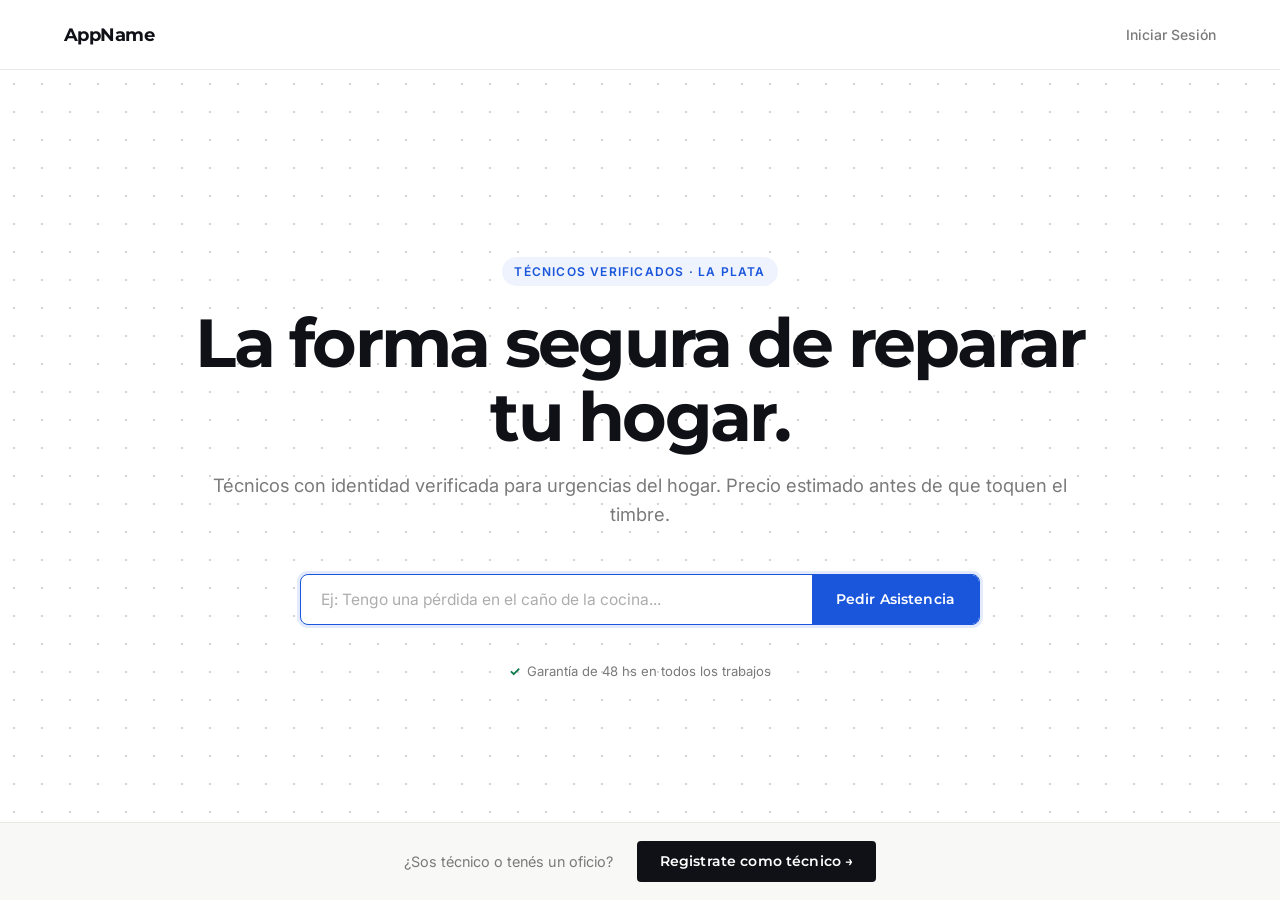
<file: index.html>
<!DOCTYPE html>
<html lang="es">
<head>
    <meta charset="UTF-8">
    <meta name="viewport" content="width=device-width, initial-scale=1.0">
    <title>Asistencia del Hogar | Técnicos Verificados</title>
    <link rel="stylesheet" href="styles.css">
    <link href="https://fonts.googleapis.com/css2?family=Inter:wght@400;500&family=Montserrat:wght@500;600;700&display=swap" rel="stylesheet">
</head>
<body>
    <nav class="navbar">
        <div class="brand-logo">AppName</div>
        <div class="nav-actions">
            <a href="login.html" class="link-login">Iniciar Sesión</a>
        </div>
    </nav>

    <main class="hero-section">
        <div class="hero-content">
            <span class="hero-eyebrow">Técnicos verificados · La Plata</span>
            <h1 class="hero-title">La forma segura de reparar tu hogar.</h1>
            <p class="hero-subtitle">Técnicos con identidad verificada para urgencias del hogar. Precio estimado antes de que toquen el timbre.</p>
            
            <div class="action-box">
                <input type="text" class="urgency-input" placeholder="Ej: Tengo una pérdida en el caño de la cocina..." autofocus>
                <button class="btn-primary" onclick="window.location.href='chat.html'">Pedir Asistencia</button>
            </div>
            <span class="trust-badge">Garantía de 48 hs en todos los trabajos</span>
        </div>
    </main>

    <div class="tech-cta-band">
        <span>¿Sos técnico o tenés un oficio?</span>
        <a href="soy-tecnico.html" class="btn-tecnico-band">Registrate como técnico →</a>
    </div>
</body>
</html>
</file>
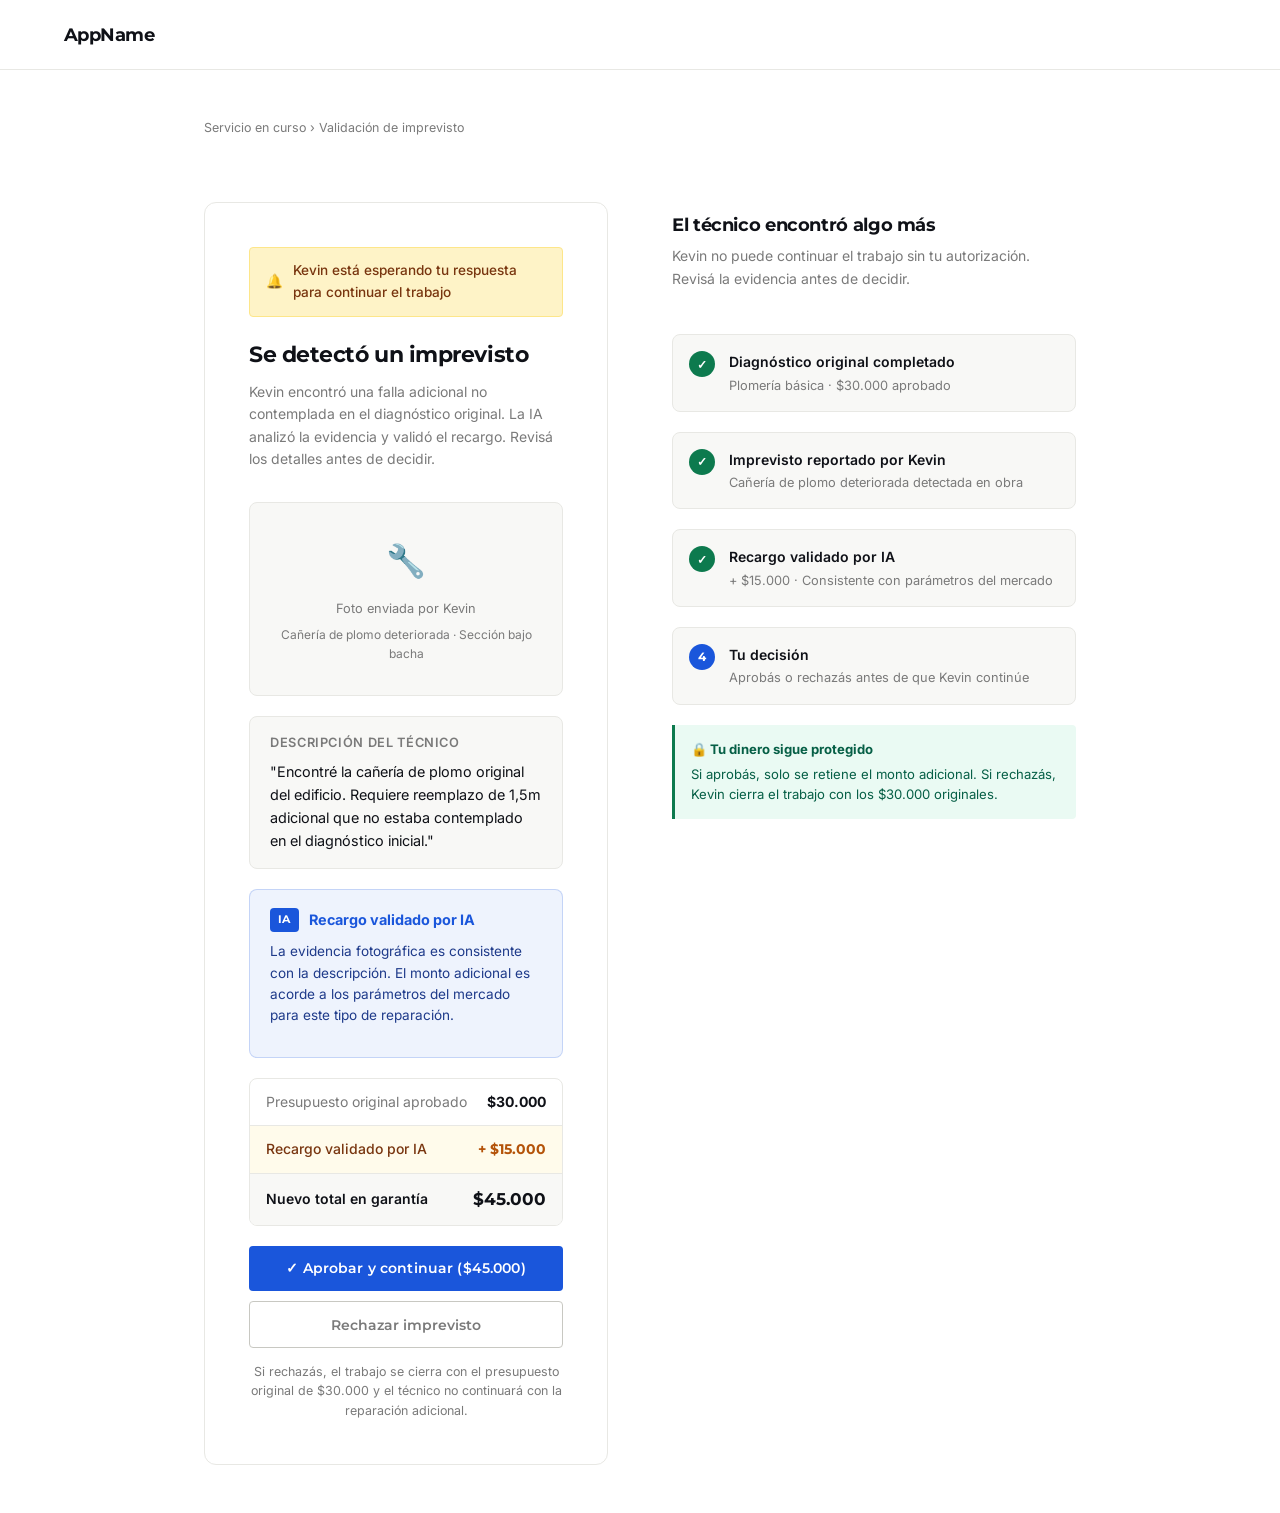
<file: aprobacion-extra.html>
<!DOCTYPE html>
<html lang="es">
<head>
    <meta charset="UTF-8">
    <meta name="viewport" content="width=device-width, initial-scale=1.0">
    <title>Aprobar Imprevisto | AppName</title>
    <link rel="stylesheet" href="styles.css">
    <link href="https://fonts.googleapis.com/css2?family=Inter:wght@400;500&family=Montserrat:wght@500;600;700&display=swap" rel="stylesheet">
</head>
<body>
    <nav class="navbar">
        <div class="brand-logo">AppName</div>
    </nav>

    <main class="auth-container">
        <p class="breadcrumb">Servicio en curso › Validación de imprevisto</p>

        <div class="auth-box">

            <!-- Alerta de urgencia -->
            <div class="aprobacion-urgencia-banner">
                <span>🔔</span>
                <span>Kevin está esperando tu respuesta para continuar el trabajo</span>
            </div>

            <h2 style="margin-top:1.25rem;">Se detectó un imprevisto</h2>
            <p class="auth-subtitle">Kevin encontró una falla adicional no contemplada en el diagnóstico original. La IA analizó la evidencia y validó el recargo. Revisá los detalles antes de decidir.</p>

            <!-- Foto de evidencia simulada -->
            <div class="evidencia-foto">
                <div class="evidencia-foto-placeholder">
                    <span style="font-size:2rem;">🔧</span>
                    <span style="font-size:0.8rem;color:var(--color-text-muted);margin-top:0.5rem;">Foto enviada por Kevin</span>
                    <span style="font-size:0.75rem;color:var(--color-text-muted);">Cañería de plomo deteriorada · Sección bajo bacha</span>
                </div>
            </div>

            <!-- Descripción del técnico -->
            <div class="imprevisto-descripcion-box">
                <p style="font-size:0.8rem;font-weight:600;color:var(--color-text-muted);margin-bottom:0.4rem;text-transform:uppercase;letter-spacing:0.05em;">Descripción del técnico</p>
                <p style="font-size:0.9rem;line-height:1.6;">"Encontré la cañería de plomo original del edificio. Requiere reemplazo de 1,5m adicional que no estaba contemplado en el diagnóstico inicial."</p>
            </div>

            <!-- Validación IA -->
            <div class="ia-analysis-box">
                <div class="ia-analysis-header">
                    <span class="ia-badge">IA</span>
                    <strong>Recargo validado por IA</strong>
                </div>
                <p class="ia-analysis-text">La evidencia fotográfica es consistente con la descripción. El monto adicional es acorde a los parámetros del mercado para este tipo de reparación.</p>
            </div>

            <!-- Resumen financiero -->
            <div class="aprobacion-resumen">
                <div class="aprobacion-line">
                    <span>Presupuesto original aprobado</span>
                    <strong>$30.000</strong>
                </div>
                <div class="aprobacion-line recargo-line">
                    <span>Recargo validado por IA</span>
                    <strong class="recargo-amount">+ $15.000</strong>
                </div>
                <div class="aprobacion-line aprobacion-total">
                    <span>Nuevo total en garantía</span>
                    <strong>$45.000</strong>
                </div>
            </div>

            <div class="aprobacion-botones">
                <button 
                    class="btn-primary btn-full btn-aprobar"
                    onclick="window.location.href='calificacion-extra.html'"
                >
                    ✓ Aprobar y continuar ($45.000)
                </button>
                <button 
                    class="btn-rechazar btn-full"
                    onclick="window.location.href='calificacion.html'"
                >
                    Rechazar imprevisto
                </button>
            </div>

            <p class="aprobacion-nota">Si rechazás, el trabajo se cierra con el presupuesto original de $30.000 y el técnico no continuará con la reparación adicional.</p>

        </div>

        <div class="auth-context-panel">
            <div>
                <h3>El técnico encontró algo más</h3>
                <p class="context-subtitle">Kevin no puede continuar el trabajo sin tu autorización. Revisá la evidencia antes de decidir.</p>
            </div>
            <div class="context-step">
                <span class="context-step-num done">✓</span>
                <div class="context-step-text">
                    <strong>Diagnóstico original completado</strong>
                    <span>Plomería básica · $30.000 aprobado</span>
                </div>
            </div>
            <div class="context-step">
                <span class="context-step-num done">✓</span>
                <div class="context-step-text">
                    <strong>Imprevisto reportado por Kevin</strong>
                    <span>Cañería de plomo deteriorada detectada en obra</span>
                </div>
            </div>
            <div class="context-step">
                <span class="context-step-num done">✓</span>
                <div class="context-step-text">
                    <strong>Recargo validado por IA</strong>
                    <span>+ $15.000 · Consistente con parámetros del mercado</span>
                </div>
            </div>
            <div class="context-step">
                <span class="context-step-num">4</span>
                <div class="context-step-text">
                    <strong>Tu decisión</strong>
                    <span>Aprobás o rechazás antes de que Kevin continúe</span>
                </div>
            </div>
            <div class="context-security-note">
                <strong>🔒 Tu dinero sigue protegido</strong>
                Si aprobás, solo se retiene el monto adicional. Si rechazás, Kevin cierra el trabajo con los $30.000 originales.
            </div>
        </div>
    </main>
</body>
</html>
</file>
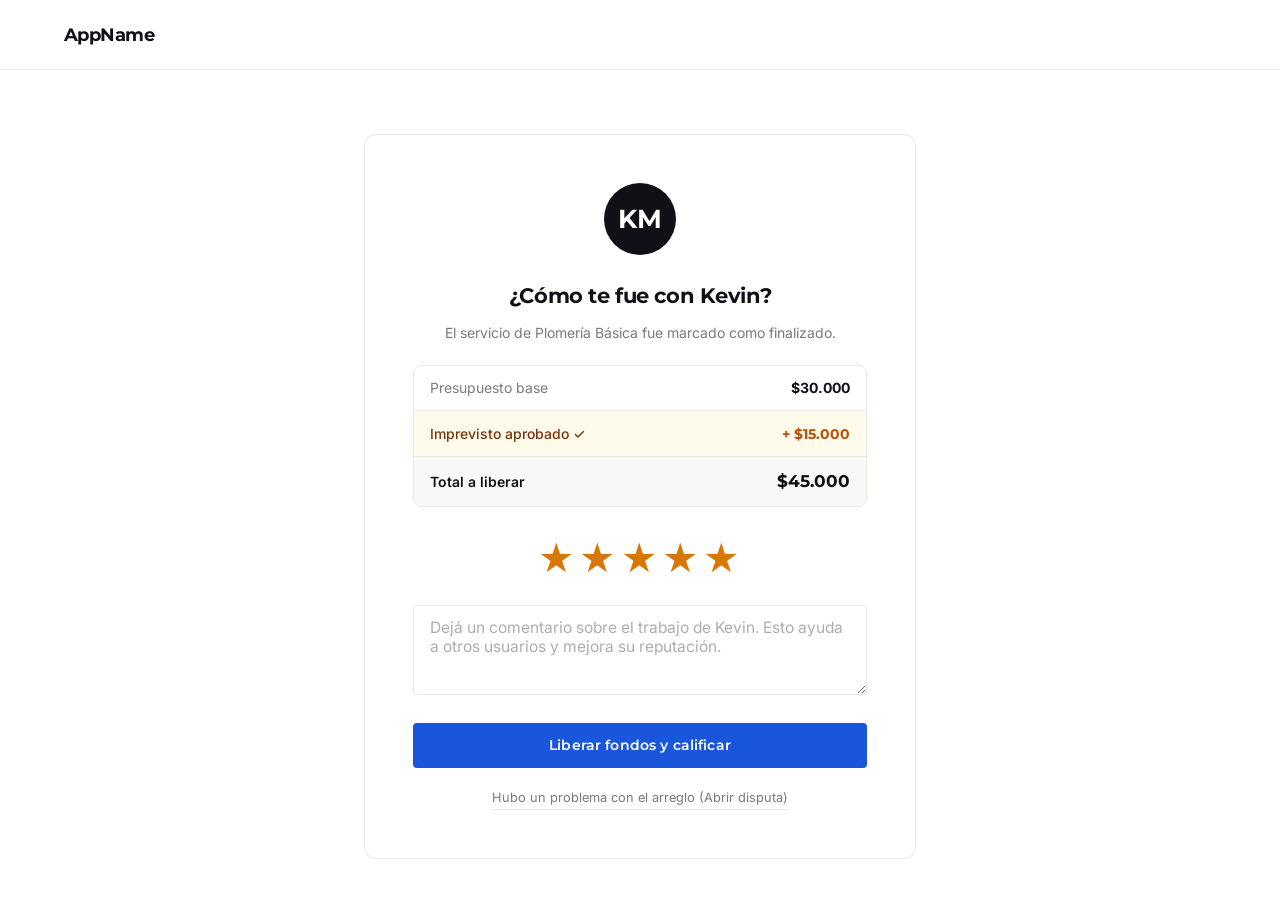
<file: calificacion-extra.html>
<!DOCTYPE html>
<html lang="es">
<head>
    <meta charset="UTF-8">
    <meta name="viewport" content="width=device-width, initial-scale=1.0">
    <title>Calificar Servicio | AppName</title>
    <link rel="stylesheet" href="styles.css">
    <link href="https://fonts.googleapis.com/css2?family=Inter:wght@400;500&family=Montserrat:wght@500;600;700&display=swap" rel="stylesheet">
</head>
<body>
    <nav class="navbar">
        <div class="brand-logo">AppName</div>
    </nav>

    <main class="review-container">
        <div class="review-box">
            <div class="tech-avatar large-avatar">KM</div>
            <h2>¿Cómo te fue con Kevin?</h2>
            <p class="text-muted">El servicio de Plomería Básica fue marcado como finalizado.</p>

            <!-- Desglose de monto con adenda -->
            <div class="monto-final-box">
                <div class="monto-line">
                    <span>Presupuesto base</span>
                    <strong>$30.000</strong>
                </div>
                <div class="monto-line monto-adenda">
                    <span>Imprevisto aprobado ✓</span>
                    <strong class="recargo-amount">+ $15.000</strong>
                </div>
                <div class="monto-line monto-total">
                    <span>Total a liberar</span>
                    <strong>$45.000</strong>
                </div>
            </div>

            <div class="star-rating">
                <span>★</span><span>★</span><span>★</span><span>★</span><span>★</span>
            </div>

            <textarea 
                class="urgency-input full-width review-text" 
                placeholder="Dejá un comentario sobre el trabajo de Kevin. Esto ayuda a otros usuarios y mejora su reputación."
            ></textarea>

            <button class="btn-primary btn-full" onclick="window.location.href='index.html'">Liberar fondos y calificar</button>

            <a href="#" class="report-issue">Hubo un problema con el arreglo (Abrir disputa)</a>
        </div>
    </main>
</body>
</html>
</file>
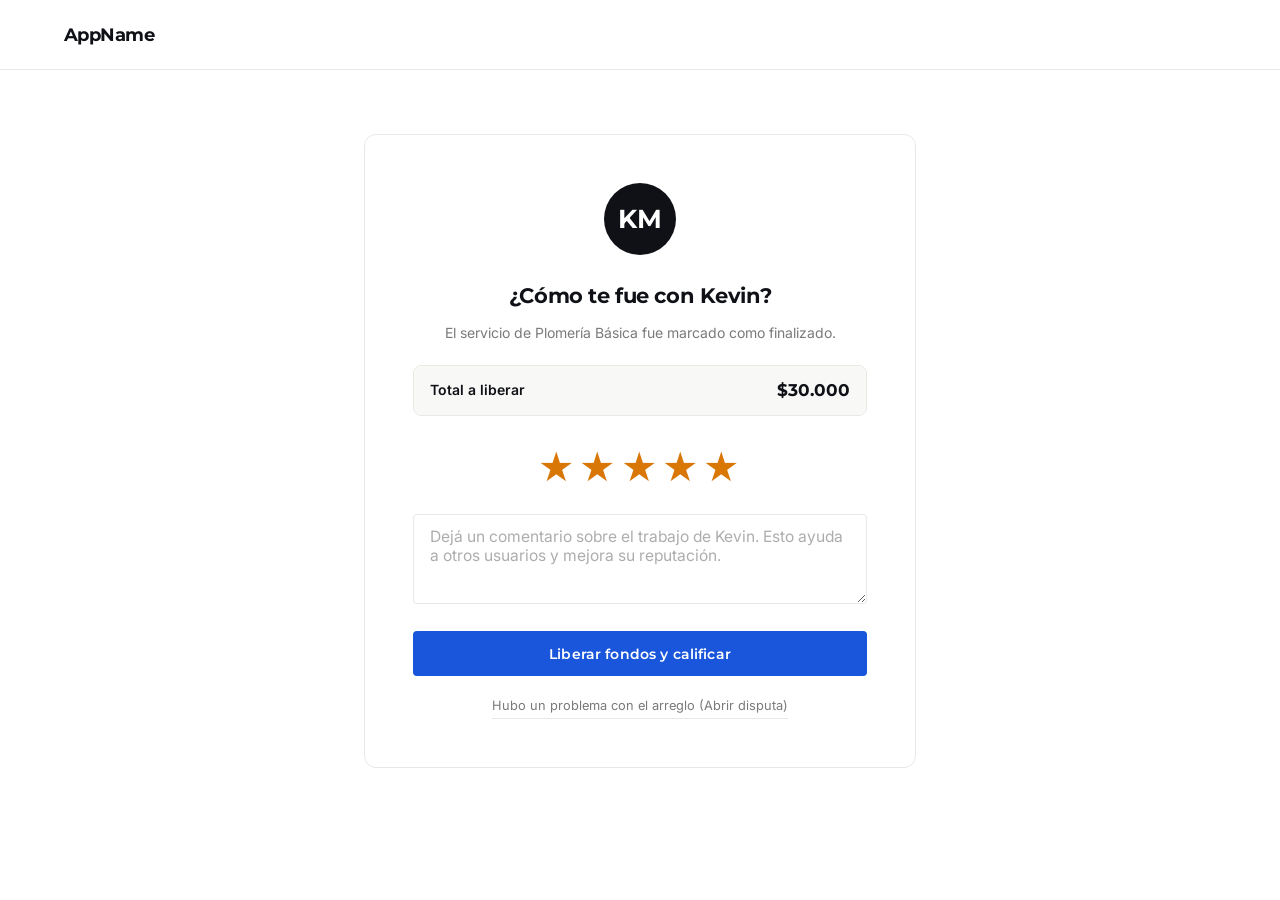
<file: calificacion.html>
<!DOCTYPE html>
<html lang="es">
<head>
    <meta charset="UTF-8">
    <meta name="viewport" content="width=device-width, initial-scale=1.0">
    <title>Calificar Servicio | AppName</title>
    <link rel="stylesheet" href="styles.css">
    <link href="https://fonts.googleapis.com/css2?family=Inter:wght@400;500&family=Montserrat:wght@500;600;700&display=swap" rel="stylesheet">
</head>
<body>
    <nav class="navbar">
        <div class="brand-logo">AppName</div>
    </nav>

    <main class="review-container">
        <div class="review-box">
            <div class="tech-avatar large-avatar">KM</div>
            <h2>¿Cómo te fue con Kevin?</h2>
            <p class="text-muted">El servicio de Plomería Básica fue marcado como finalizado.</p>

            <div class="monto-final-box">
                <div class="monto-line monto-total">
                    <span>Total a liberar</span>
                    <strong>$30.000</strong>
                </div>
            </div>
            
            <div class="star-rating">
                <span>★</span><span>★</span><span>★</span><span>★</span><span>★</span>
            </div>
            
            <textarea class="urgency-input full-width review-text" placeholder="Dejá un comentario sobre el trabajo de Kevin. Esto ayuda a otros usuarios y mejora su reputación."></textarea>
            
            <button class="btn-primary btn-full" onclick="window.location.href='index.html'">Liberar fondos y calificar</button>
            
            <a href="#" class="report-issue">Hubo un problema con el arreglo (Abrir disputa)</a>
        </div>
    </main>
</body>
</html>
</file>
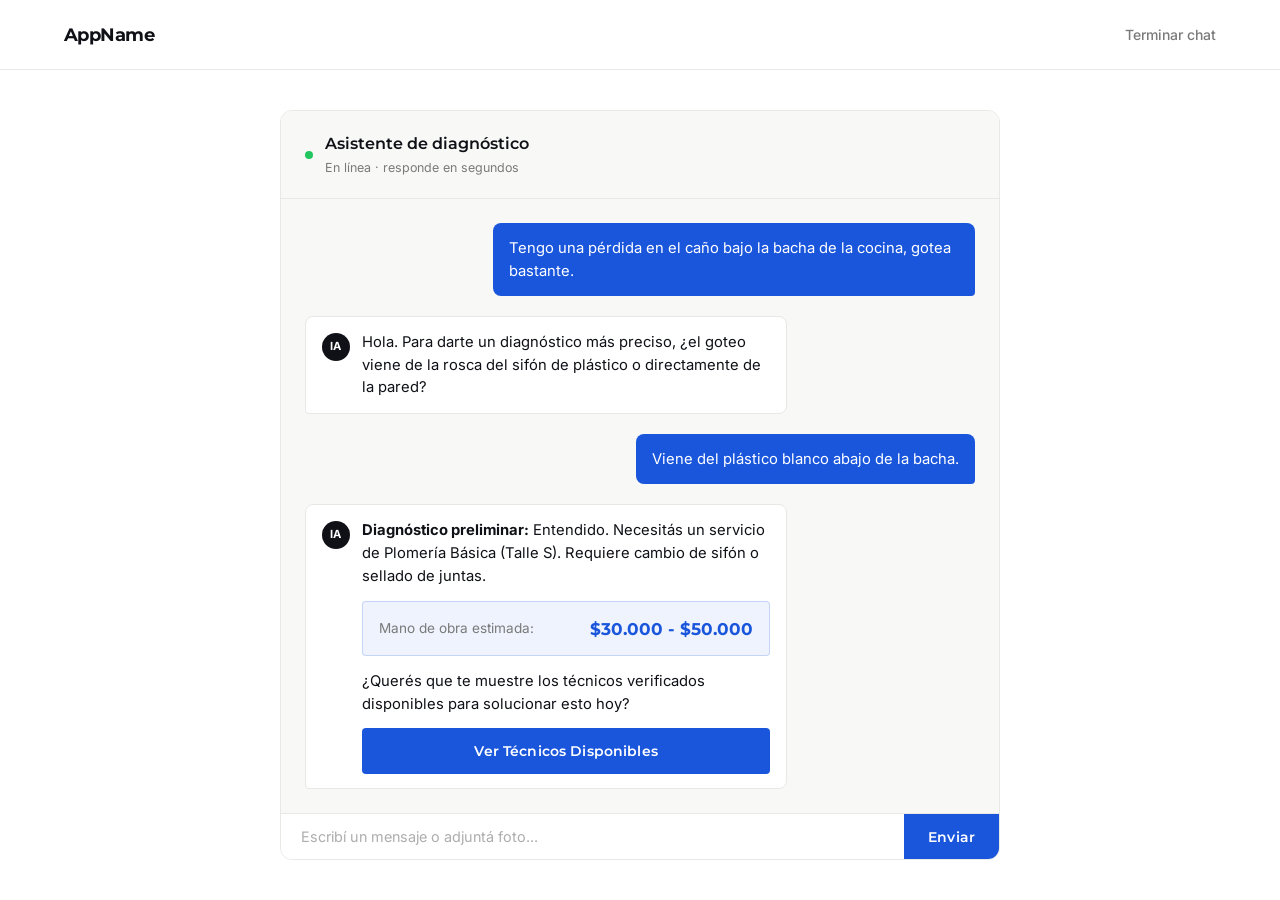
<file: chat.html>
<!DOCTYPE html>
<html lang="es">
<head>
    <meta charset="UTF-8">
    <meta name="viewport" content="width=device-width, initial-scale=1.0">
    <title>Chat de Diagnóstico | IA</title>
    <link rel="stylesheet" href="styles.css">
    <link href="https://fonts.googleapis.com/css2?family=Inter:wght@400;500&family=Montserrat:wght@500;600;700&display=swap" rel="stylesheet">
</head>
<body>
    <nav class="navbar">
        <div class="brand-logo">AppName</div>
        <div class="nav-actions">
            <a href="index.html" class="link-login">Terminar chat</a>
        </div>
    </nav>

    <main class="chat-container">
        <div class="chat-header">
            <div class="chat-header-dot"></div>
            <div class="chat-header-text">
                <h2>Asistente de diagnóstico</h2>
                <p>En línea · responde en segundos</p>
            </div>
        </div>
        
        <div class="chat-box">
            <div class="message user-message">
                <p>Tengo una pérdida en el caño bajo la bacha de la cocina, gotea bastante.</p>
            </div>

            <div class="message bot-message">
                <div class="bot-avatar">IA</div>
                <div class="message-content">
                    <p>Hola. Para darte un diagnóstico más preciso, ¿el goteo viene de la rosca del sifón de plástico o directamente de la pared?</p>
                </div>
            </div>

            <div class="message user-message">
                <p>Viene del plástico blanco abajo de la bacha.</p>
            </div>

            <div class="message bot-message">
                <div class="bot-avatar">IA</div>
                <div class="message-content">
                    <p><strong>Diagnóstico preliminar:</strong> Entendido. Necesitás un servicio de Plomería Básica (Talle S). Requiere cambio de sifón o sellado de juntas.</p>
                    <div class="estimate-box">
                        <span>Mano de obra estimada:</span>
                        <strong>$30.000 - $50.000</strong>
                    </div>
                    <p>¿Querés que te muestre los técnicos verificados disponibles para solucionar esto hoy?</p>
                    <a href="tecnicos.html" class="btn-primary btn-chat">Ver Técnicos Disponibles</a>
                </div>
            </div>
        </div>

        <div class="chat-input-area">
            <input type="text" placeholder="Escribí un mensaje o adjuntá foto..." class="urgency-input chat-input">
            <button class="btn-primary btn-send" onclick="alert('En el MVP esto procesaría la repregunta.')">Enviar</button>
        </div>
    </main>
</body>
</html>
</file>
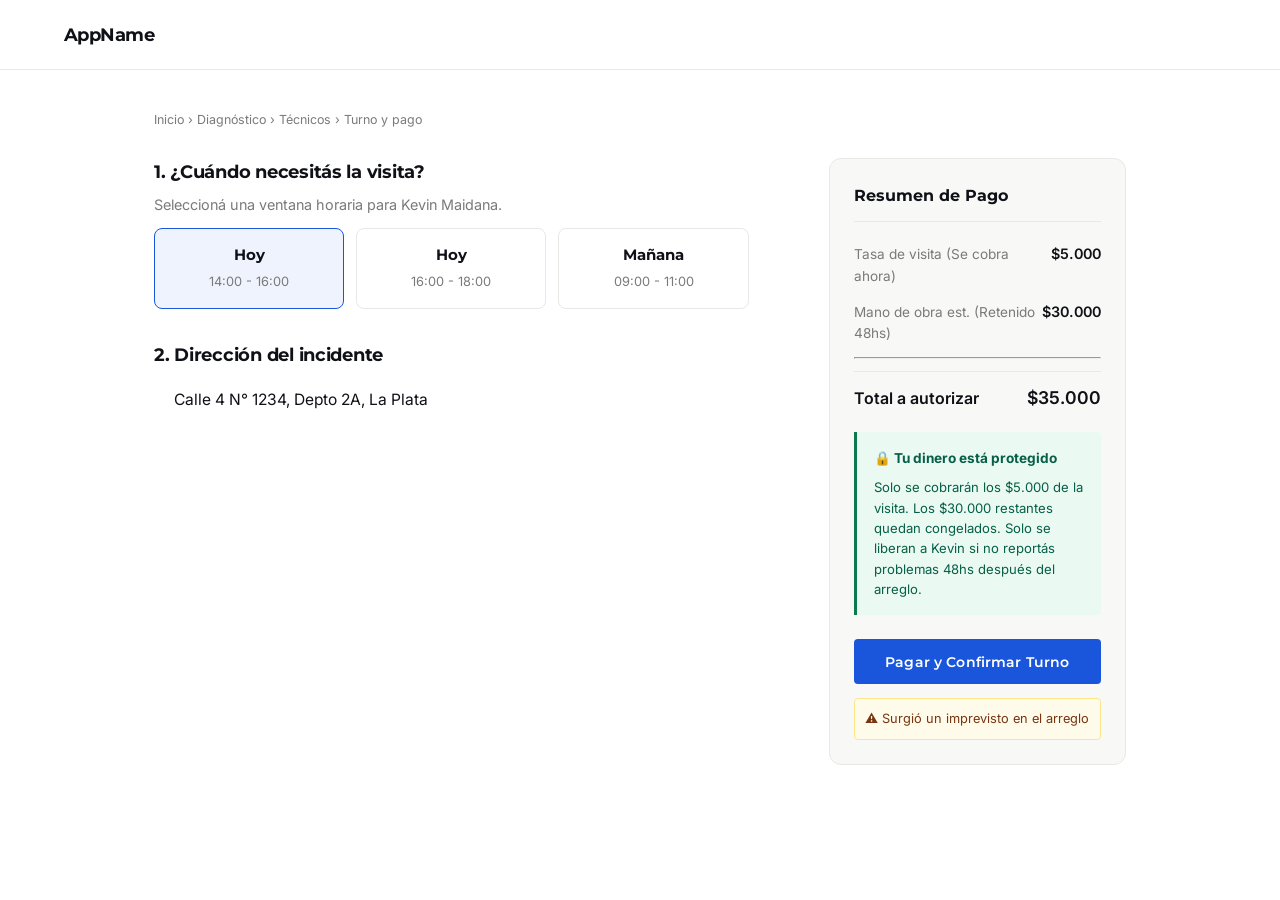
<file: checkout.html>
<!DOCTYPE html>
<html lang="es">
<head>
    <meta charset="UTF-8">
    <meta name="viewport" content="width=device-width, initial-scale=1.0">
    <title>Coordinar Visita | AppName</title>
    <link rel="stylesheet" href="styles.css">
    <link href="https://fonts.googleapis.com/css2?family=Inter:wght@400;500&family=Montserrat:wght@500;600;700&display=swap" rel="stylesheet">
</head>
<body>
    <nav class="navbar">
        <div class="brand-logo">AppName</div>
    </nav>

    <main class="checkout-container">
        <p class="breadcrumb">Inicio › Diagnóstico › Técnicos › Turno y pago</p>
        
        <div class="checkout-grid">
            <div class="checkout-section">
                <h2>1. ¿Cuándo necesitás la visita?</h2>
                <p class="text-muted">Seleccioná una ventana horaria para Kevin Maidana.</p>
                <div class="time-windows">
                    <div class="time-slot active">
                        <strong>Hoy</strong>
                        <span>14:00 - 16:00</span>
                    </div>
                    <div class="time-slot">
                        <strong>Hoy</strong>
                        <span>16:00 - 18:00</span>
                    </div>
                    <div class="time-slot">
                        <strong>Mañana</strong>
                        <span>09:00 - 11:00</span>
                    </div>
                </div>
                
                <h2 style="margin-top: 2rem;">2. Dirección del incidente</h2>
                <input type="text" class="urgency-input full-width" value="Calle 4 N° 1234, Depto 2A, La Plata">
            </div>

            <div class="checkout-sidebar">
                <h3>Resumen de Pago</h3>
                <div class="summary-line">
                    <span>Tasa de visita (Se cobra ahora)</span>
                    <strong>$5.000</strong>
                </div>
                <div class="summary-line">
                    <span>Mano de obra est. (Retenido 48hs)</span>
                    <strong>$30.000</strong>
                </div>
                <hr>
                <div class="summary-line total">
                    <span>Total a autorizar</span>
                    <strong>$35.000</strong>
                </div>
                
                <div class="security-box">
                    <strong>🔒 Tu dinero está protegido</strong>
                    <p style="margin-top: 0.5rem;">Solo se cobrarán los $5.000 de la visita. Los $30.000 restantes quedan congelados. Solo se liberan a Kevin si no reportás problemas 48hs después del arreglo.</p>
                </div>

                <button class="btn-primary btn-full" onclick="window.location.href='calificacion.html'">Pagar y Confirmar Turno</button>

                <a href="imprevisto.html" class="btn-imprevisto-link">⚠️ Surgió un imprevisto en el arreglo</a>
            </div>
        </div>
    </main>
</body>
</html>
</file>
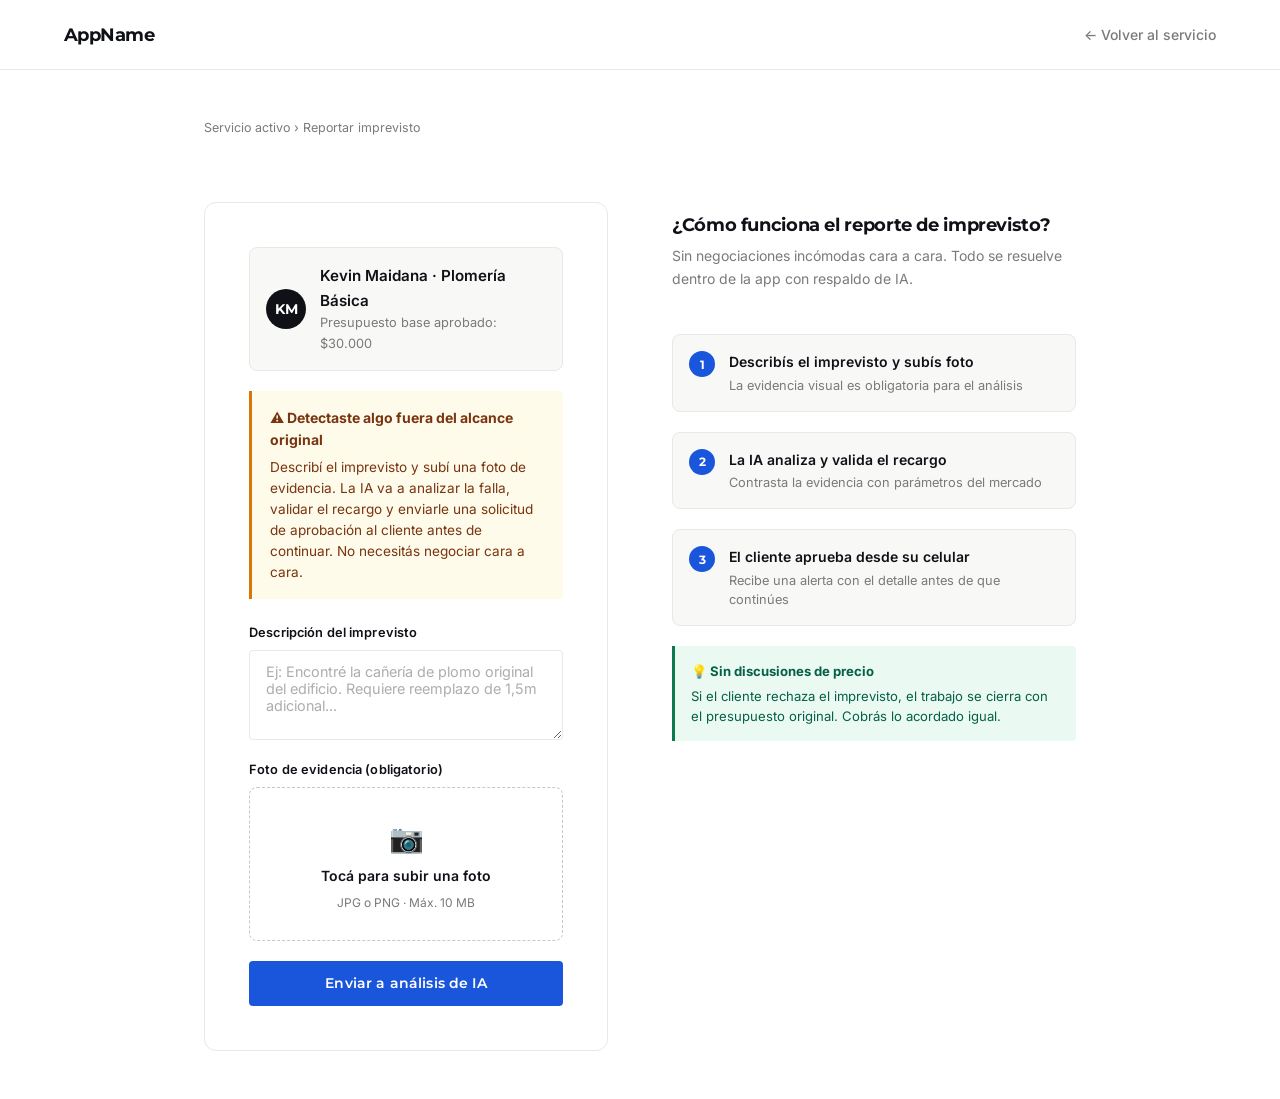
<file: imprevisto.html>
<!DOCTYPE html>
<html lang="es">
<head>
    <meta charset="UTF-8">
    <meta name="viewport" content="width=device-width, initial-scale=1.0">
    <title>Reportar Imprevisto | AppName</title>
    <link rel="stylesheet" href="styles.css">
    <link href="https://fonts.googleapis.com/css2?family=Inter:wght@400;500&family=Montserrat:wght@500;600;700&display=swap" rel="stylesheet">
</head>
<body>
    <nav class="navbar">
        <div class="brand-logo">AppName</div>
        <div class="nav-actions">
            <a href="checkout.html" class="link-login">← Volver al servicio</a>
        </div>
    </nav>

    <main class="auth-container">
        <p class="breadcrumb">Servicio activo › Reportar imprevisto</p>

        <div class="auth-box">

            <!-- Header con contexto del servicio activo -->
            <div class="imprevisto-service-header">
                <div class="tech-avatar" style="width:40px;height:40px;font-size:0.9rem;flex-shrink:0;">KM</div>
                <div>
                    <p style="font-weight:600;font-size:0.95rem;">Kevin Maidana · Plomería Básica</p>
                    <p class="text-muted" style="font-size:0.8rem;">Presupuesto base aprobado: $30.000</p>
                </div>
            </div>

            <div class="imprevisto-alert-box">
                <strong>⚠️ Detectaste algo fuera del alcance original</strong>
                <p>Describí el imprevisto y subí una foto de evidencia. La IA va a analizar la falla, validar el recargo y enviarle una solicitud de aprobación al cliente antes de continuar. No necesitás negociar cara a cara.</p>
            </div>

            <div class="input-group" style="margin-top:1.5rem;">
                <label>Descripción del imprevisto</label>
                <textarea 
                    class="urgency-input full-width" 
                    style="min-height:90px;resize:vertical;border:1.5px solid var(--color-border);border-radius:var(--radius-sm);padding:0.75rem 1rem;font-family:var(--font-body);font-size:0.9rem;"
                    placeholder="Ej: Encontré la cañería de plomo original del edificio. Requiere reemplazo de 1,5m adicional..."
                    id="descripcion"
                ></textarea>
            </div>

            <div class="input-group">
                <label>Foto de evidencia (obligatorio)</label>
                <div class="file-upload-box" onclick="document.getElementById('foto').click()">
                    <span class="file-upload-icon">📷</span>
                    <span class="file-upload-label">Tocá para subir una foto</span>
                    <span class="file-upload-hint">JPG o PNG · Máx. 10 MB</span>
                    <input type="file" id="foto" accept="image/*" style="display:none">
                </div>
            </div>

            <!-- Simulación del análisis IA -->
            <div class="ia-analysis-box" id="ia-result" style="display:none;">
                <div class="ia-analysis-header">
                    <span class="ia-badge">IA</span>
                    <strong>Análisis completado</strong>
                </div>
                <p class="ia-analysis-text">La evidencia fotográfica confirma la presencia de cañería de plomo deteriorada. El recargo estimado para el reemplazo de 1,5m es consistente con los parámetros del mercado.</p>
                <div class="ia-recargo-line">
                    <span>Recargo validado por IA</span>
                    <strong class="recargo-amount">+ $15.000</strong>
                </div>
                <div class="ia-recargo-line ia-total-line">
                    <span>Nuevo total a liberar</span>
                    <strong>$45.000</strong>
                </div>
            </div>

            <button 
                class="btn-primary btn-full" 
                id="btn-analizar"
                onclick="simularAnalisisIA()"
                style="margin-top:1rem;"
            >
                Enviar a análisis de IA
            </button>

            <button 
                class="btn-primary btn-full btn-enviar-cliente" 
                id="btn-enviar"
                onclick="window.location.href='aprobacion-extra.html'"
                style="display:none;margin-top:0.75rem;"
            >
                Enviar solicitud al cliente →
            </button>

        </div>

        <div class="auth-context-panel">
            <div>
                <h3>¿Cómo funciona el reporte de imprevisto?</h3>
                <p class="context-subtitle">Sin negociaciones incómodas cara a cara. Todo se resuelve dentro de la app con respaldo de IA.</p>
            </div>
            <div class="context-step">
                <span class="context-step-num">1</span>
                <div class="context-step-text">
                    <strong>Describís el imprevisto y subís foto</strong>
                    <span>La evidencia visual es obligatoria para el análisis</span>
                </div>
            </div>
            <div class="context-step">
                <span class="context-step-num">2</span>
                <div class="context-step-text">
                    <strong>La IA analiza y valida el recargo</strong>
                    <span>Contrasta la evidencia con parámetros del mercado</span>
                </div>
            </div>
            <div class="context-step">
                <span class="context-step-num">3</span>
                <div class="context-step-text">
                    <strong>El cliente aprueba desde su celular</strong>
                    <span>Recibe una alerta con el detalle antes de que continúes</span>
                </div>
            </div>
            <div class="context-security-note">
                <strong>💡 Sin discusiones de precio</strong>
                Si el cliente rechaza el imprevisto, el trabajo se cierra con el presupuesto original. Cobrás lo acordado igual.
            </div>
        </div>
    </main>

    <script>
        function simularAnalisisIA() {
            const btn = document.getElementById('btn-analizar');
            btn.textContent = 'Analizando evidencia…';
            btn.style.opacity = '0.6';
            btn.disabled = true;

            setTimeout(() => {
                document.getElementById('ia-result').style.display = 'block';
                btn.style.display = 'none';
                document.getElementById('btn-enviar').style.display = 'block';
                document.getElementById('ia-result').scrollIntoView({ behavior: 'smooth', block: 'nearest' });
            }, 2000);
        }
    </script>
</body>
</html>
</file>
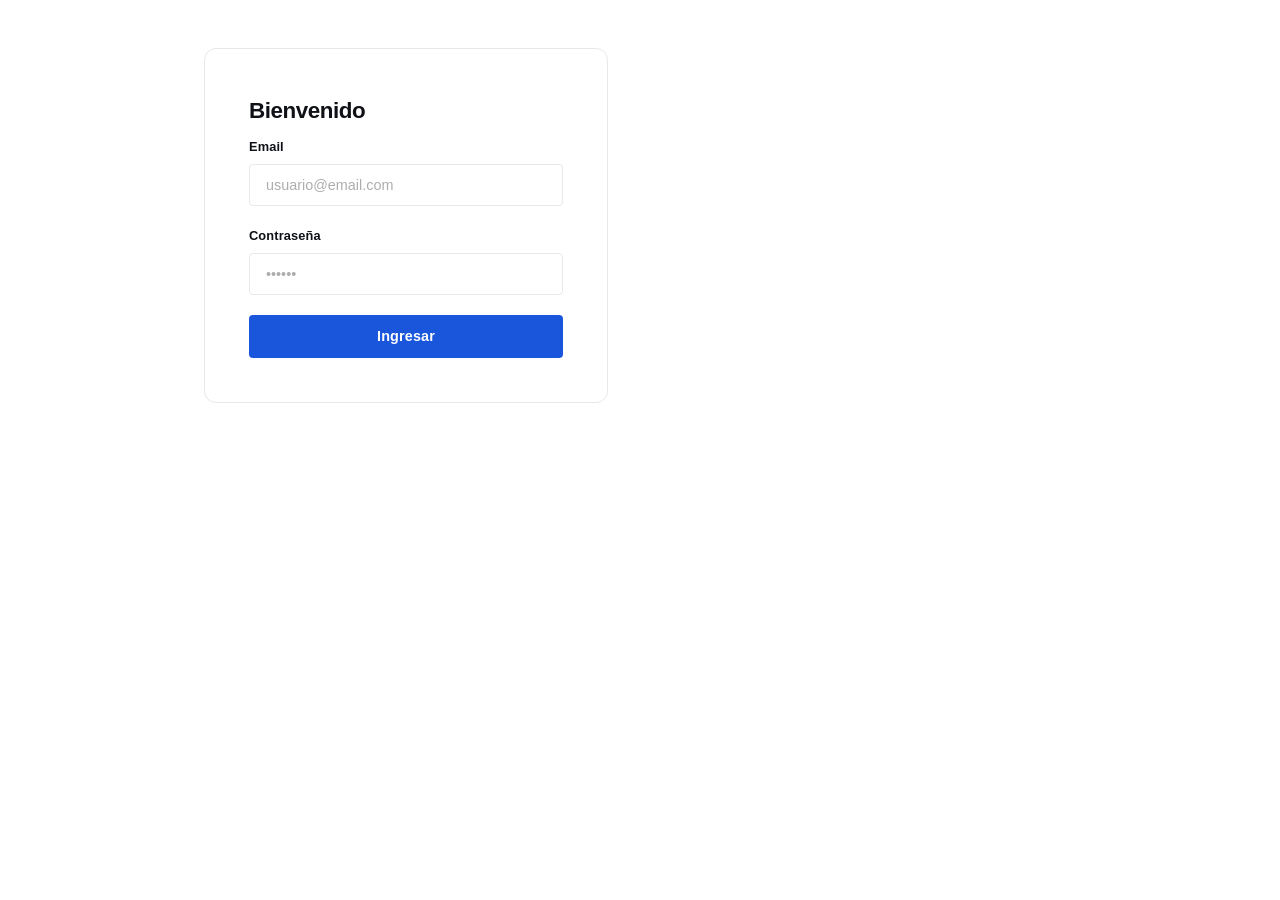
<file: login.html>
<!DOCTYPE html>
<html lang="es">
<head>
    <meta charset="UTF-8">
    <link rel="stylesheet" href="styles.css"> <title>Iniciar Sesión</title>
</head>
<body>
    <main class="auth-container">
        <div class="auth-box">
            <h2>Bienvenido</h2>
            <form class="auth-form" onsubmit="event.preventDefault(); window.location.href='index.html';">
                <div class="input-group">
                    <label>Email</label>
                    <input type="email" class="urgency-input" placeholder="usuario@email.com">
                </div>
                <div class="input-group">
                    <label>Contraseña</label>
                    <input type="password" class="urgency-input" placeholder="••••••">
                </div>
                <button type="submit" class="btn-primary btn-full">Ingresar</button>
            </form>
        </div>
    </main>
</body>
</html>
</file>
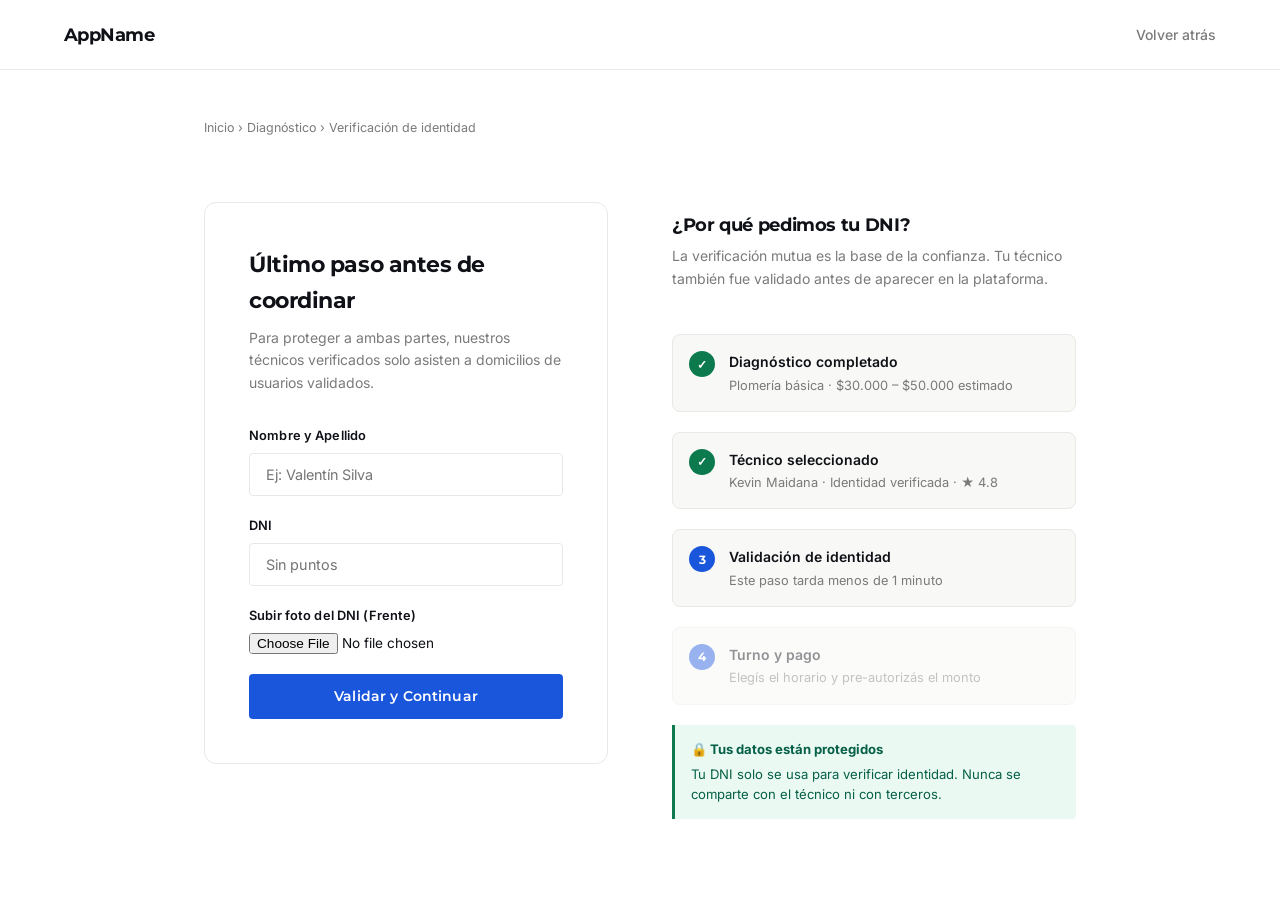
<file: registro.html>
<!DOCTYPE html>
<html lang="es">
<head>
    <meta charset="UTF-8">
    <meta name="viewport" content="width=device-width, initial-scale=1.0">
    <title>Validación de Identidad | AppName</title>
    <link rel="stylesheet" href="styles.css">
    <link href="https://fonts.googleapis.com/css2?family=Inter:wght@400;500&family=Montserrat:wght@500;600;700&display=swap" rel="stylesheet">
</head>
<body>
    <nav class="navbar">
        <div class="brand-logo">AppName</div>
        <div class="nav-actions">
            <a href="tecnicos.html" class="link-login">Volver atrás</a>
        </div>
    </nav>

    <main class="auth-container">
        <p class="breadcrumb">Inicio › Diagnóstico › Verificación de identidad</p>
        
        <div class="auth-box">
            <h2>Último paso antes de coordinar</h2>
            <p class="auth-subtitle">Para proteger a ambas partes, nuestros técnicos verificados solo asisten a domicilios de usuarios validados.</p>
            
            <form class="auth-form" onsubmit="event.preventDefault(); window.location.href='checkout.html';">
                <div class="input-group">
                    <label>Nombre y Apellido</label>
                    <input type="text" placeholder="Ej: Valentín Silva">
                </div>
                <div class="input-group">
                    <label>DNI</label>
                    <input type="number" placeholder="Sin puntos">
                </div>
                <div class="input-group file-upload">
                    <label>Subir foto del DNI (Frente)</label>
                    <input type="file">
                </div>
                <button type="submit" class="btn-primary btn-full">Validar y Continuar</button>
            </form>
        </div>

        <div class="auth-context-panel">
            <div>
                <h3>¿Por qué pedimos tu DNI?</h3>
                <p class="context-subtitle">La verificación mutua es la base de la confianza. Tu técnico también fue validado antes de aparecer en la plataforma.</p>
            </div>
            <div class="context-step">
                <span class="context-step-num done">✓</span>
                <div class="context-step-text">
                    <strong>Diagnóstico completado</strong>
                    <span>Plomería básica · $30.000 – $50.000 estimado</span>
                </div>
            </div>
            <div class="context-step">
                <span class="context-step-num done">✓</span>
                <div class="context-step-text">
                    <strong>Técnico seleccionado</strong>
                    <span>Kevin Maidana · Identidad verificada · ★ 4.8</span>
                </div>
            </div>
            <div class="context-step">
                <span class="context-step-num">3</span>
                <div class="context-step-text">
                    <strong>Validación de identidad</strong>
                    <span>Este paso tarda menos de 1 minuto</span>
                </div>
            </div>
            <div class="context-step" style="opacity:0.45;">
                <span class="context-step-num">4</span>
                <div class="context-step-text">
                    <strong>Turno y pago</strong>
                    <span>Elegís el horario y pre-autorizás el monto</span>
                </div>
            </div>
            <div class="context-security-note">
                <strong>🔒 Tus datos están protegidos</strong>
                Tu DNI solo se usa para verificar identidad. Nunca se comparte con el técnico ni con terceros.
            </div>
        </div>
    </main>
</body>
</html>
</file>
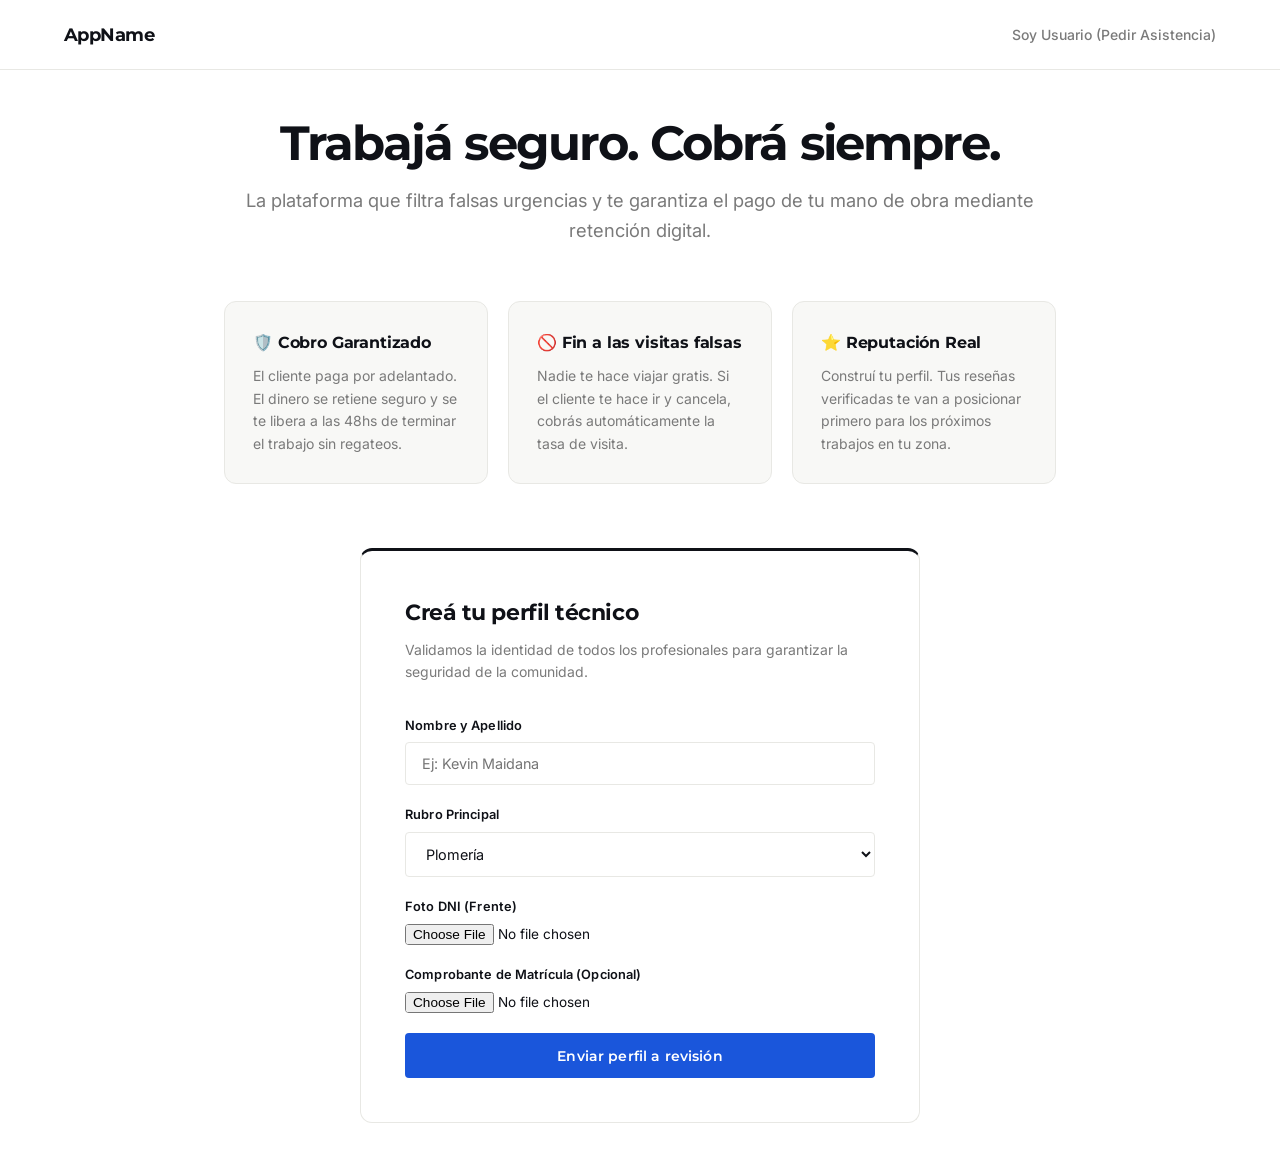
<file: soy-tecnico.html>
<!DOCTYPE html>
<html lang="es">
<head>
    <meta charset="UTF-8">
    <meta name="viewport" content="width=device-width, initial-scale=1.0">
    <title>Suma tu Oficio | AppName</title>
    <link rel="stylesheet" href="styles.css">
    <link href="https://fonts.googleapis.com/css2?family=Inter:wght@400;500&family=Montserrat:wght@500;600;700&display=swap" rel="stylesheet">
</head>
<body>
    <nav class="navbar">
        <div class="brand-logo">AppName</div>
        <div class="nav-actions">
            <a href="index.html" class="link-login">Soy Usuario (Pedir Asistencia)</a>
        </div>
    </nav>

    <main class="tech-landing-container">
        <div class="tech-hero">
            <h1 class="hero-title">Trabajá seguro. Cobrá siempre.</h1>
            <p class="hero-subtitle">La plataforma que filtra falsas urgencias y te garantiza el pago de tu mano de obra mediante retención digital.</p>
        </div>

        <div class="tech-features">
            <div class="feature-card">
                <h3>🛡️ Cobro Garantizado</h3>
                <p>El cliente paga por adelantado. El dinero se retiene seguro y se te libera a las 48hs de terminar el trabajo sin regateos.</p>
            </div>
            <div class="feature-card">
                <h3>🚫 Fin a las visitas falsas</h3>
                <p>Nadie te hace viajar gratis. Si el cliente te hace ir y cancela, cobrás automáticamente la tasa de visita.</p>
            </div>
            <div class="feature-card">
                <h3>⭐ Reputación Real</h3>
                <p>Construí tu perfil. Tus reseñas verificadas te van a posicionar primero para los próximos trabajos en tu zona.</p>
            </div>
        </div>

        <div class="auth-box tech-onboarding-box">
            <h2>Creá tu perfil técnico</h2>
            <p class="auth-subtitle">Validamos la identidad de todos los profesionales para garantizar la seguridad de la comunidad.</p>
            
            <form class="auth-form" onsubmit="event.preventDefault(); alert('Documentación enviada. Tu perfil está en revisión (Demora est. 24hs).'); window.location.href='index.html';">
                <div class="input-group">
                    <label>Nombre y Apellido</label>
                    <input type="text" placeholder="Ej: Kevin Maidana">
                </div>
                <div class="input-group">
                    <label>Rubro Principal</label>
                    <select class="urgency-input">
                        <option>Plomería</option>
                        <option>Electricidad (Requiere Matrícula)</option>
                        <option>Gas (Requiere Matrícula)</option>
                    </select>
                </div>
                <div class="input-group file-upload">
                    <label>Foto DNI (Frente)</label>
                    <input type="file">
                </div>
                <div class="input-group file-upload">
                    <label>Comprobante de Matrícula (Opcional)</label>
                    <input type="file">
                </div>
                <button type="submit" class="btn-primary btn-full">Enviar perfil a revisión</button>
            </form>
        </div>
    </main>
</body>
</html>
</file>
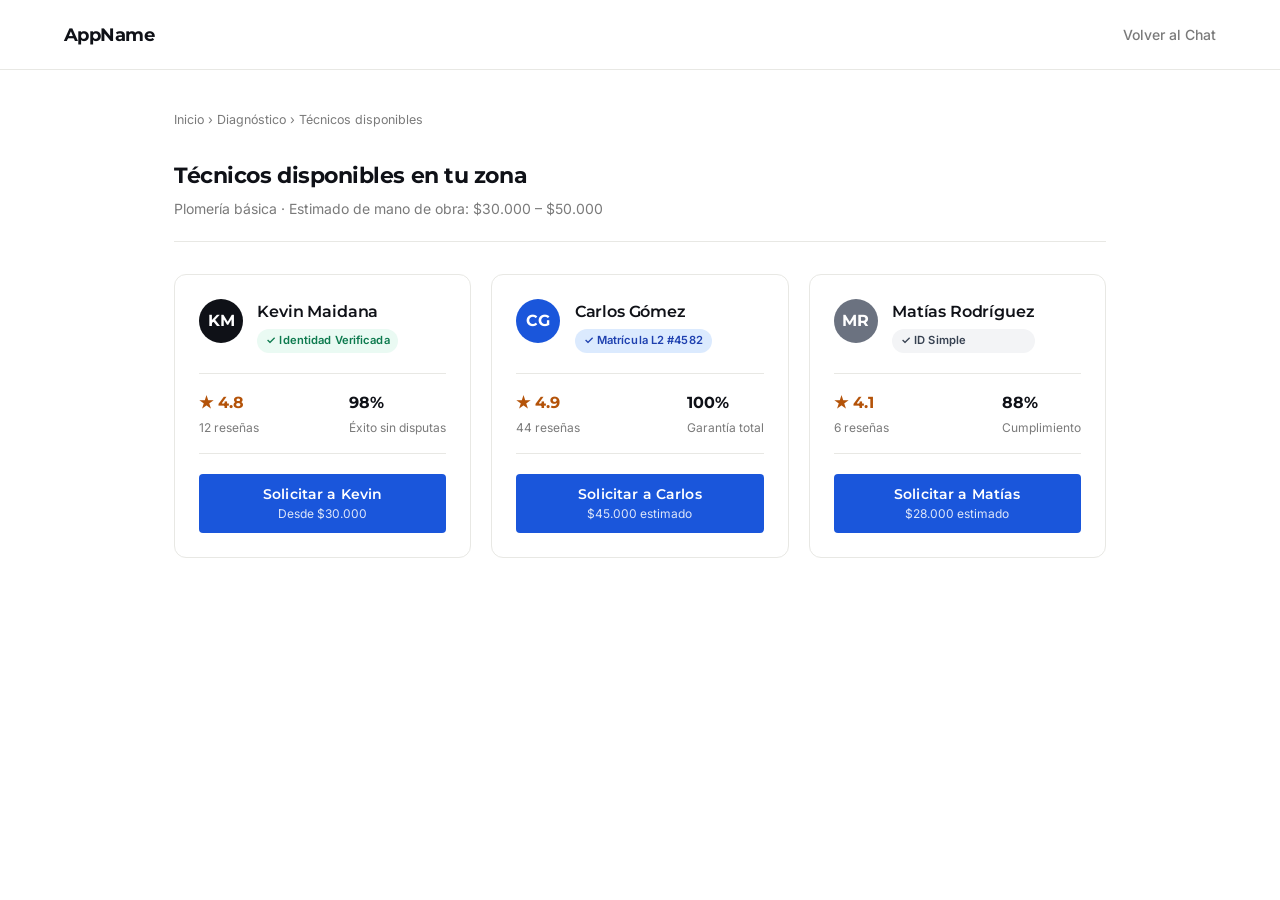
<file: tecnicos.html>
<!DOCTYPE html>
<html lang="es">
<head>
    <meta charset="UTF-8">
    <meta name="viewport" content="width=device-width, initial-scale=1.0">
    <title>Técnicos Verificados | AppName</title>
    <link rel="stylesheet" href="styles.css">
    <link href="https://fonts.googleapis.com/css2?family=Inter:wght@400;500&family=Montserrat:wght@500;600;700&display=swap" rel="stylesheet">
</head>
<body>
    <nav class="navbar">
        <div class="brand-logo">AppName</div>
        <div class="nav-actions">
            <a href="chat.html" class="link-login">Volver al Chat</a>
        </div>
    </nav>

    <main class="technicians-container">
        <p class="breadcrumb">Inicio › Diagnóstico › Técnicos disponibles</p>

        <div class="section-header">
            <h2>Técnicos disponibles en tu zona</h2>
            <p>Plomería básica · Estimado de mano de obra: $30.000 – $50.000</p>
        </div>

        <div class="cards-grid">
            <div class="tech-card">
                <div class="tech-header">
                    <div class="tech-avatar">KM</div>
                    <div class="tech-info">
                        <h3>Kevin Maidana</h3>
                        <span class="badge-verified">✓ Identidad Verificada</span>
                    </div>
                </div>
                
                <div class="tech-metrics">
                    <div class="metric">
                        <span class="rating">★ 4.8</span>
                        <span class="metric-label">12 reseñas</span>
                    </div>
                    <div class="metric">
                        <span class="success-rate">98%</span>
                        <span class="metric-label">Éxito sin disputas</span>
                    </div>
                </div>

                <div class="tech-actions">
                    <a href="registro.html" class="btn-primary btn-full btn-card">
                        <span class="btn-label">Solicitar a Kevin</span>
                        <span class="btn-price">Desde $30.000</span>
                    </a>
                </div>
            </div>

            <div class="tech-card">
                <div class="tech-header">
                    <div class="tech-avatar" style="background-color: var(--color-accent);">CG</div>
                    <div class="tech-info">
                        <h3>Carlos Gómez</h3>
                        <span class="badge-verified" style="background-color: #DBEAFE; color: #1E40AF;">✓ Matrícula L2 #4582</span>
                    </div>
                </div>
                
                <div class="tech-metrics">
                    <div class="metric">
                        <span class="rating">★ 4.9</span>
                        <span class="metric-label">44 reseñas</span>
                    </div>
                    <div class="metric">
                        <span class="success-rate">100%</span>
                        <span class="metric-label">Garantía total</span>
                    </div>
                </div>

                <div class="tech-actions">
                    <a href="registro.html" class="btn-primary btn-full btn-card">
                        <span class="btn-label">Solicitar a Carlos</span>
                        <span class="btn-price">$45.000 estimado</span>
                    </a>
                </div>
            </div>

            <div class="tech-card">
                <div class="tech-header">
                    <div class="tech-avatar" style="background-color: #6B7280;">MR</div>
                    <div class="tech-info">
                        <h3>Matías Rodríguez</h3>
                        <span class="badge-verified" style="background-color: #F3F4F6; color: #374151;">✓ ID Simple</span>
                    </div>
                </div>
                
                <div class="tech-metrics">
                    <div class="metric">
                        <span class="rating">★ 4.1</span>
                        <span class="metric-label">6 reseñas</span>
                    </div>
                    <div class="metric">
                        <span class="success-rate">88%</span>
                        <span class="metric-label">Cumplimiento</span>
                    </div>
                </div>

                <div class="tech-actions">
                    <a href="registro.html" class="btn-primary btn-full btn-card">
                        <span class="btn-label">Solicitar a Matías</span>
                        <span class="btn-price">$28.000 estimado</span>
                    </a>
                </div>
            </div>
        </div>
    </main>
</body>
</html>
</file>
<file: styles.css>
/* ============================================
   VARIABLES GLOBALES
   ============================================ */
:root {
    --color-bg: #FFFFFF;
    --color-surface: #F8F8F6;       /* Superficies secundarias, más cálido que el gris frío anterior */
    --color-text-main: #0F1117;     /* Negro casi puro, más profundo */
    --color-text-muted: #7A7A7A;
    --color-border: #E8E8E4;        /* Borde más cálido, menos azulado */
    --color-border-strong: #C8C8C2;

    /* Acento: azul pizarra — transmite solidez y confianza, no urgencia */
    --color-accent: #1A56DB;
    --color-accent-hover: #1447B8;
    --color-accent-soft: #EEF3FD;   /* Fondo suave para estados activos */

    /* Semánticos */
    --color-success: #0D7A4E;
    --color-success-bg: #EAFAF3;
    --color-warning-bg: #FFFBEB;

    --color-black: #0F1117;

    --font-heading: 'Montserrat', sans-serif;
    --font-body: 'Inter', sans-serif;

    --radius-sm: 4px;
    --radius-md: 8px;
    --radius-lg: 12px;
}

/* ============================================
   RESET Y BASE
   ============================================ */
* {
    margin: 0;
    padding: 0;
    box-sizing: border-box;
}

body {
    font-family: var(--font-body);
    background-color: var(--color-bg);
    color: var(--color-text-main);
    line-height: 1.6;
    -webkit-font-smoothing: antialiased;
}

/* ============================================
   NAVEGACIÓN
   ============================================ */
.navbar {
    display: flex;
    justify-content: space-between;
    align-items: center;
    padding: 1.25rem 5%;
    border-bottom: 1px solid var(--color-border);
    background: var(--color-bg);
    position: sticky;
    top: 0;
    z-index: 100;
}

.brand-logo {
    font-family: var(--font-heading);
    font-weight: 700;
    font-size: 1.15rem;
    letter-spacing: -0.03em;
    color: var(--color-black);
}

.nav-actions {
    display: flex;
    align-items: center;
    gap: 1.75rem;
}

.link-login {
    text-decoration: none;
    color: var(--color-text-muted);
    font-weight: 500;
    font-size: 0.875rem;
    transition: color 0.15s ease;
}

.link-login:hover {
    color: var(--color-text-main);
}

.btn-tecnico {
    text-decoration: none;
    color: var(--color-bg);
    background-color: var(--color-black);
    padding: 0.55rem 1.1rem;
    border-radius: var(--radius-sm);
    font-family: var(--font-heading);
    font-weight: 600;
    font-size: 0.8rem;
    letter-spacing: 0.01em;
    transition: opacity 0.15s ease;
}

.btn-tecnico:hover {
    opacity: 0.8;
}

/* ============================================
   HERO — LANDING USUARIO
   ============================================ */
.hero-section {
    min-height: calc(100vh - 68px);
    display: flex;
    flex-direction: column;
    justify-content: center;
    align-items: center;
    text-align: center;
    padding: 4rem 5% 6rem 5%;
    background-image: radial-gradient(circle, #D4D4D0 1px, transparent 1px);
    background-size: 28px 28px;
    background-color: var(--color-bg);
}

.hero-content {
    max-width: 780px;
    width: 100%;
}

.hero-eyebrow {
    display: inline-block;
    font-size: 0.75rem;
    font-weight: 600;
    letter-spacing: 0.1em;
    text-transform: uppercase;
    color: var(--color-accent);
    margin-bottom: 1.25rem;
    background: var(--color-accent-soft);
    padding: 0.3rem 0.8rem;
    border-radius: 20px;
}

.hero-title {
    font-family: var(--font-heading);
    font-size: 3.75rem;
    font-weight: 700;
    letter-spacing: -0.04em;
    margin-bottom: 1.1rem;
    line-height: 1.08;
    color: var(--color-black);
}

.hero-subtitle {
    font-size: 1.15rem;
    color: var(--color-text-muted);
    margin-bottom: 2.75rem;
    line-height: 1.6;
}

/* ============================================
   INPUT Y BOTÓN DE ACCIÓN
   ============================================ */
.action-box {
    display: flex;
    gap: 0;                          /* Fusionados, sin gap */
    max-width: 580px;
    margin: 0 auto 1.25rem auto;
    border: 1.5px solid var(--color-border-strong);
    border-radius: var(--radius-md);
    overflow: hidden;
    background: var(--color-bg);
    box-shadow: 0 2px 12px rgba(0,0,0,0.07);
    transition: box-shadow 0.2s ease, border-color 0.2s ease;
}

.action-box:focus-within {
    border-color: var(--color-accent);
    box-shadow: 0 0 0 3px rgba(26, 86, 219, 0.12);
}

.urgency-input {
    flex: 1;
    padding: 0.95rem 1.25rem;
    font-size: 0.975rem;
    font-family: var(--font-body);
    border: none;
    outline: none;
    background: transparent;
    color: var(--color-text-main);
}

.urgency-input::placeholder {
    color: #ADADAD;
}

/* Input fuera del action-box (formularios) */
.input-group .urgency-input,
.input-group input,
select.urgency-input,
textarea.urgency-input {
    border: 1.5px solid var(--color-border);
    border-radius: var(--radius-sm);
    padding: 0.75rem 1rem;
    transition: border-color 0.15s ease;
    width: 100%;
    background: var(--color-bg);
}

.input-group .urgency-input:focus,
.input-group input:focus,
select.urgency-input:focus,
textarea.urgency-input:focus {
    outline: none;
    border-color: var(--color-accent);
    box-shadow: 0 0 0 3px rgba(26, 86, 219, 0.10);
}

.btn-primary {
    background-color: var(--color-accent);
    color: #fff;
    border: none;
    padding: 0 1.5rem;
    font-family: var(--font-heading);
    font-weight: 600;
    font-size: 0.9rem;
    border-radius: 0;
    cursor: pointer;
    transition: background-color 0.15s ease;
    white-space: nowrap;
    letter-spacing: 0.01em;
}

.btn-primary:hover {
    background-color: var(--color-accent-hover);
    transform: none;
    box-shadow: none;
    opacity: 1;
}

/* Botón primario fuera del action-box (formularios, checkout, etc.) */
.btn-full {
    display: block;
    width: 100%;
    text-align: center;
    text-decoration: none;
    padding: 0.85rem 1.5rem;
    border-radius: var(--radius-sm);
}

.btn-full.btn-primary {
    border-radius: var(--radius-sm);
}

.trust-badge {
    display: inline-flex;
    align-items: center;
    gap: 0.4rem;
    font-size: 0.82rem;
    color: var(--color-text-muted);
    margin-top: 1rem;
}

.trust-badge::before {
    content: "✓";
    color: var(--color-success);
    font-weight: 700;
}

/* ============================================
   CHATBOT
   ============================================ */
.chat-container {
    max-width: 620px;
    margin: 2.5rem auto;
    border: 1px solid var(--color-border);
    border-radius: var(--radius-lg);
    background: var(--color-bg);
    overflow: hidden;
}

.chat-header {
    padding: 1.25rem 1.5rem;
    border-bottom: 1px solid var(--color-border);
    display: flex;
    align-items: center;
    gap: 0.75rem;
    background: var(--color-surface);
}

/* Indicador de estado "en línea" */
.chat-header-dot {
    width: 8px;
    height: 8px;
    background: #22C55E;
    border-radius: 50%;
    flex-shrink: 0;
}

.chat-header h2 {
    font-family: var(--font-heading);
    font-size: 1rem;
    font-weight: 600;
    margin: 0;
}

.chat-header p {
    font-size: 0.78rem;
    color: var(--color-text-muted);
    margin: 0;
}

.chat-header-text {
    display: flex;
    flex-direction: column;
    gap: 1px;
}

.chat-box {
    padding: 1.5rem;
    display: flex;
    flex-direction: column;
    gap: 1.25rem;
    background: var(--color-surface);
}

.message {
    max-width: 82%;
    padding: 0.85rem 1rem;
    border-radius: var(--radius-md);
    font-size: 0.925rem;
    line-height: 1.55;
}

.user-message {
    align-self: flex-end;
    background-color: var(--color-accent);   /* Azul en lugar de negro */
    color: #fff;
    border-bottom-right-radius: var(--radius-sm);
}

.bot-message {
    align-self: flex-start;
    background-color: var(--color-bg);
    border: 1px solid var(--color-border);
    border-bottom-left-radius: var(--radius-sm);
    display: flex;
    gap: 0.75rem;
}

.bot-avatar {
    width: 28px;
    height: 28px;
    background-color: var(--color-black);   /* Negro sobrio en lugar de rojo */
    color: white;
    border-radius: 50%;
    display: flex;
    align-items: center;
    justify-content: center;
    font-weight: 700;
    font-size: 0.7rem;
    flex-shrink: 0;
    margin-top: 2px;
    letter-spacing: 0.02em;
}

.message-content {
    flex: 1;
}

.estimate-box {
    background: var(--color-accent-soft);
    border: 1px solid rgba(26, 86, 219, 0.2);
    padding: 0.85rem 1rem;
    border-radius: var(--radius-sm);
    margin: 0.85rem 0;
    display: flex;
    justify-content: space-between;
    align-items: center;
}

.estimate-box span {
    font-size: 0.85rem;
    color: var(--color-text-muted);
}

.estimate-box strong {
    font-size: 1.05rem;
    color: var(--color-accent);
    font-family: var(--font-heading);
}

.btn-chat {
    display: block;
    width: 100%;
    text-align: center;
    text-decoration: none;
    margin-top: 0.75rem;
    padding: 0.75rem;
    border-radius: var(--radius-sm);
    font-weight: 600;
    font-size: 0.9rem;
}

.chat-input-area {
    display: flex;
    gap: 0;
    padding: 0;
    border-top: 1px solid var(--color-border);
    background: var(--color-bg);
}

.chat-input {
    flex: 1;
    padding: 0.9rem 1.25rem;
    border: none;
    font-family: var(--font-body);
    font-size: 0.9rem;
    outline: none;
    background: transparent;
}

.btn-send {
    padding: 0 1.5rem;
    border-radius: 0;
    font-size: 0.85rem;
}

/* ============================================
   MURO DE TÉCNICOS
   ============================================ */
.technicians-container {
    max-width: 860px;
    margin: 2.5rem auto;
    padding: 0 5%;
}

.section-header {
    margin-bottom: 2rem;
    padding-bottom: 1.25rem;
    border-bottom: 1px solid var(--color-border);
}

.section-header h2 {
    font-family: var(--font-heading);
    font-size: 1.4rem;
    letter-spacing: -0.02em;
    margin-bottom: 0.25rem;
}

.section-header p {
    color: var(--color-text-muted);
    font-size: 0.875rem;
}

.cards-grid {
    display: grid;
    grid-template-columns: repeat(auto-fill, minmax(260px, 1fr));
    gap: 1.25rem;
}

.tech-card {
    border: 1px solid var(--color-border);
    border-radius: var(--radius-lg);
    padding: 1.5rem;
    background: var(--color-bg);
    transition: border-color 0.15s ease, box-shadow 0.15s ease;
}

.tech-card:hover {
    border-color: var(--color-border-strong);
    box-shadow: 0 4px 16px rgba(0, 0, 0, 0.06);
    transform: none;    /* Quitamos el translateY — es ruido en una app de servicios */
}

.tech-header {
    display: flex;
    gap: 0.9rem;
    margin-bottom: 1.25rem;
    align-items: flex-start;
}

.tech-avatar {
    width: 44px;
    height: 44px;
    background-color: var(--color-black);
    color: white;
    border-radius: 50%;
    display: flex;
    align-items: center;
    justify-content: center;
    font-family: var(--font-heading);
    font-weight: 700;
    font-size: 1rem;
    flex-shrink: 0;
}

.tech-info {
    display: flex;
    flex-direction: column;
    gap: 0.3rem;
}

.tech-info h3 {
    font-family: var(--font-heading);
    font-size: 1rem;
    font-weight: 600;
    letter-spacing: -0.01em;
}

/* Badges de verificación — jerarquía clara entre niveles */
.badge-verified {
    display: inline-block;
    font-size: 0.7rem;
    font-weight: 600;
    color: var(--color-success);
    background: var(--color-success-bg);
    padding: 0.2rem 0.55rem;
    border-radius: 20px;
    letter-spacing: 0.01em;
}

.tech-metrics {
    display: flex;
    justify-content: space-between;
    padding: 1rem 0;
    border-top: 1px solid var(--color-border);
    border-bottom: 1px solid var(--color-border);
    margin-bottom: 1.25rem;
}

.metric {
    display: flex;
    flex-direction: column;
    gap: 2px;
}

.rating {
    font-weight: 700;
    color: #B45309;
    font-size: 1rem;
    font-family: var(--font-heading);
}

.success-rate {
    font-weight: 700;
    color: var(--color-black);
    font-size: 1rem;
    font-family: var(--font-heading);
}

.metric-label {
    font-size: 0.75rem;
    color: var(--color-text-muted);
}

/* ============================================
   FORMULARIOS (REGISTRO / LOGIN)
   ============================================ */
.auth-container {
    max-width: 480px;
    margin: 4rem auto;
    padding: 0 5%;
}

.auth-box {
    border: 1px solid var(--color-border);
    border-radius: var(--radius-lg);
    padding: 2.5rem;
    background: var(--color-bg);
}

.auth-box h2 {
    font-family: var(--font-heading);
    font-size: 1.4rem;
    letter-spacing: -0.02em;
    margin-bottom: 0.5rem;
}

.auth-subtitle {
    color: var(--color-text-muted);
    font-size: 0.875rem;
    margin-bottom: 2rem;
    line-height: 1.6;
}

.input-group {
    margin-bottom: 1.25rem;
    display: flex;
    flex-direction: column;
    gap: 0.4rem;
}

.input-group label {
    font-size: 0.8rem;
    font-weight: 600;
    color: var(--color-text-main);
    letter-spacing: 0.01em;
}

.input-group input,
.input-group select {
    padding: 0.75rem 1rem;
    border: 1.5px solid var(--color-border);
    border-radius: var(--radius-sm);
    font-family: var(--font-body);
    font-size: 0.9rem;
    outline: none;
    transition: border-color 0.15s ease;
    background: var(--color-bg);
}

.input-group input:focus,
.input-group select:focus {
    border-color: var(--color-accent);
    box-shadow: 0 0 0 3px rgba(26, 86, 219, 0.10);
}

.file-upload input {
    border: none;
    padding: 0;
    font-size: 0.85rem;
    box-shadow: none;
}

/* ============================================
   CHECKOUT
   ============================================ */
.checkout-container {
    max-width: 940px;
    margin: 2.5rem auto;
    padding: 0 5%;
}

.checkout-grid {
    display: grid;
    grid-template-columns: 1.6fr 1fr;
    gap: 3rem;
}

.checkout-section h2 {
    font-family: var(--font-heading);
    font-size: 1.1rem;
    letter-spacing: -0.015em;
    margin-bottom: 0.4rem;
}

.time-windows {
    display: grid;
    grid-template-columns: repeat(auto-fit, minmax(140px, 1fr));
    gap: 0.75rem;
    margin-top: 0.75rem;
    margin-bottom: 2rem;
}

.time-slot {
    border: 1.5px solid var(--color-border);
    padding: 0.9rem 1rem;
    border-radius: var(--radius-md);
    text-align: center;
    cursor: pointer;
    transition: border-color 0.15s ease, background 0.15s ease;
}

.time-slot:hover {
    border-color: var(--color-accent);
    background: var(--color-accent-soft);
}

.time-slot.active {
    border-color: var(--color-accent);
    background: var(--color-accent-soft);
}

.time-slot strong {
    display: block;
    font-size: 0.95rem;
    font-family: var(--font-heading);
    color: var(--color-black);
}

.time-slot span {
    font-size: 0.8rem;
    color: var(--color-text-muted);
}

.full-width {
    width: 100%;
    box-sizing: border-box;
}

/* Sidebar de pago */
.checkout-sidebar {
    border: 1px solid var(--color-border);
    border-radius: var(--radius-lg);
    padding: 1.5rem;
    height: fit-content;
    background: var(--color-surface);
    position: sticky;
    top: 88px;
}

.checkout-sidebar h3 {
    font-family: var(--font-heading);
    font-size: 1rem;
    margin-bottom: 1.25rem;
    padding-bottom: 0.75rem;
    border-bottom: 1px solid var(--color-border);
}

.summary-line {
    display: flex;
    justify-content: space-between;
    align-items: baseline;
    margin-bottom: 0.75rem;
    font-size: 0.9rem;
}

.summary-line span {
    color: var(--color-text-muted);
    font-size: 0.85rem;
}

.summary-line strong {
    font-weight: 600;
}

.summary-line.total {
    font-size: 1.1rem;
    margin-top: 0.75rem;
    margin-bottom: 1.25rem;
    padding-top: 0.75rem;
    border-top: 1px solid var(--color-border);
}

.summary-line.total span {
    color: var(--color-text-main);
    font-weight: 600;
    font-size: 1rem;
}

/* Caja de seguridad — el elemento más importante del checkout */
.security-box {
    background: var(--color-success-bg);
    border-left: 3px solid var(--color-success);
    border-radius: 0 var(--radius-sm) var(--radius-sm) 0;
    padding: 1rem 1.1rem;
    margin: 1rem 0 1.5rem 0;
    font-size: 0.82rem;
    color: #065F46;
    line-height: 1.55;
}

.security-box strong {
    display: block;
    margin-bottom: 0.35rem;
    font-size: 0.85rem;
}

/* ============================================
   CALIFICACIÓN
   ============================================ */
.review-container {
    max-width: 480px;
    margin: 4rem auto;
    text-align: center;
    padding: 0 5%;
}

.review-box {
    border: 1px solid var(--color-border);
    border-radius: var(--radius-lg);
    padding: 2.5rem 2rem;
    background: var(--color-bg);
}

.review-box h2 {
    font-family: var(--font-heading);
    font-size: 1.3rem;
    letter-spacing: -0.02em;
    margin-bottom: 0.6rem;
}

.review-box .text-muted {
    font-size: 0.875rem;
    color: var(--color-text-muted);
    line-height: 1.6;
}

.large-avatar {
    width: 72px;
    height: 72px;
    font-size: 1.6rem;
    margin: 0 auto 1.5rem auto;
}

.star-rating {
    font-size: 2.25rem;
    color: #D97706;
    margin: 1.5rem 0 1rem 0;
    cursor: pointer;
    letter-spacing: 0.05em;
    display: flex;
    justify-content: center;
    gap: 0.15rem;
}

.star-rating span:hover,
.star-rating span:hover ~ span {
    color: #B45309;
}

.review-text {
    min-height: 90px;
    resize: vertical;
    margin-bottom: 1.25rem;
}

.report-issue {
    display: block;
    margin-top: 1.25rem;
    color: var(--color-text-muted);
    font-size: 0.8rem;
    text-decoration: none;
    border-bottom: 1px solid var(--color-border);
    padding-bottom: 1px;
    width: fit-content;
    margin-left: auto;
    margin-right: auto;
    transition: color 0.15s ease;
}

.report-issue:hover {
    color: var(--color-text-main);
}

/* ============================================
   LANDING TÉCNICOS
   ============================================ */
.tech-landing-container {
    max-width: 960px;
    margin: 3rem auto;
    padding: 0 5%;
}

.tech-hero {
    text-align: center;
    margin-bottom: 3.5rem;
}

.tech-hero .hero-title {
    font-size: 3rem;
    margin-bottom: 1rem;
}

.tech-features {
    display: grid;
    grid-template-columns: 1fr;
    gap: 1.25rem;
    margin-bottom: 4rem;
}

.feature-card {
    background: var(--color-surface);
    border: 1px solid var(--color-border);
    padding: 1.75rem;
    border-radius: var(--radius-lg);
    text-align: left;
    transition: border-color 0.15s ease;
}

.feature-card:hover {
    border-color: var(--color-border-strong);
}

.feature-card h3 {
    font-family: var(--font-heading);
    font-size: 1rem;
    margin-bottom: 0.6rem;
    color: var(--color-black);
    letter-spacing: -0.01em;
}

.feature-card p {
    font-size: 0.875rem;
    color: var(--color-text-muted);
    line-height: 1.6;
}

.tech-onboarding-box {
    max-width: 560px;
    margin: 0 auto;
    border-top: 3px solid var(--color-black);
}

/* ============================================
   UTILIDADES COMPARTIDAS
   ============================================ */

/* Breadcrumb — tono más discreto, sin mayúsculas */
.breadcrumb {
    font-size: 0.78rem;
    color: var(--color-text-muted);
    margin-bottom: 1.75rem;
    width: 100%;
    letter-spacing: 0;
}

.breadcrumb a {
    color: var(--color-text-muted);
    text-decoration: none;
}

.breadcrumb a:hover {
    color: var(--color-text-main);
}

.text-muted {
    color: var(--color-text-muted);
    font-size: 0.9rem;
}

select.urgency-input {
    background-color: var(--color-bg);
    cursor: pointer;
}

.auth-form .btn-primary {
    margin-top: 0.5rem;
}

/* ============================================
   RESPONSIVE
   ============================================ */
@media (max-width: 768px) {
    .hero-title {
        font-size: 2.4rem;
    }

    .action-box {
        flex-direction: column;
        border-radius: var(--radius-md);
        overflow: visible;
        border: none;
        box-shadow: none;
        gap: 0.75rem;
    }

    .action-box .urgency-input {
        border: 1.5px solid var(--color-border);
        border-radius: var(--radius-md);
        padding: 0.9rem 1.1rem;
    }

    .action-box .btn-primary {
        border-radius: var(--radius-md);
        padding: 0.9rem;
        text-align: center;
    }

    .checkout-grid {
        grid-template-columns: 1fr;
        gap: 2rem;
    }

    .checkout-sidebar {
        position: static;
    }

    .auth-box {
        padding: 1.75rem 1.5rem;
    }
}

@media (min-width: 769px) {
    .hero-content {
        max-width: 900px;
    }

    .hero-title {
        font-size: 4.25rem;
    }

    .action-box {
        max-width: 680px;
    }

    .chat-container {
        max-width: 720px;
    }

    .message {
        max-width: 72%;
    }

    .technicians-container {
        max-width: 1060px;
    }

    .checkout-container {
        max-width: 1100px;
    }

    .checkout-grid {
        grid-template-columns: 2fr 1fr;
        gap: 5rem;
    }

    /* En desktop, registro/calificacion/imprevisto/aprobacion
       usan todo el ancho con layout de dos columnas */
    .auth-container {
        max-width: 1000px;
        display: grid;
        grid-template-columns: 1fr 1fr;
        gap: 4rem;
        align-items: start;
    }

    .auth-container .breadcrumb {
        grid-column: 1 / -1;
        margin-bottom: 0;
    }

    .auth-box {
        padding: 2.75rem;
    }

    /* Panel lateral de contexto — solo visible en desktop */
    .auth-context-panel {
        display: flex;
        flex-direction: column;
        gap: 1.25rem;
        padding-top: 0.5rem;
    }

    /* Review/calificacion: centrado pero más ancho */
    .review-container {
        max-width: 680px;
    }

    .review-box {
        padding: 3rem;
    }

    .tech-features {
        grid-template-columns: repeat(3, 1fr);
    }
}

/* ============================================
   FIX: BOTONES DE TARJETA DE TÉCNICO
   ============================================ */
.btn-card {
    display: flex;
    flex-direction: column;
    align-items: center;
    gap: 2px;
    padding-top: 0.7rem;
    padding-bottom: 0.7rem;
    line-height: 1.3;
}

.btn-card .btn-label {
    font-size: 0.9rem;
    font-weight: 600;
}

.btn-card .btn-price {
    font-size: 0.75rem;
    font-weight: 400;
    opacity: 0.85;
    font-family: var(--font-body);
    letter-spacing: 0;
}

/* ============================================
   FIX: BANDA "SOY TÉCNICO" EN LANDING
   ============================================ */
.tech-cta-band {
    display: flex;
    justify-content: center;
    align-items: center;
    gap: 1.5rem;
    padding: 1.1rem 5%;
    background: var(--color-surface);
    border-top: 1px solid var(--color-border);
    font-size: 0.9rem;
    color: var(--color-text-muted);
    flex-wrap: wrap;
    position: fixed;
    bottom: 0;
    left: 0;
    right: 0;
    z-index: 99;
}

.btn-tecnico-band {
    text-decoration: none;
    background: var(--color-black);
    color: #fff;
    padding: 0.6rem 1.4rem;
    border-radius: var(--radius-sm);
    font-family: var(--font-heading);
    font-weight: 600;
    font-size: 0.875rem;
    letter-spacing: 0.01em;
    transition: opacity 0.15s ease;
    white-space: nowrap;
}

.btn-tecnico-band:hover {
    opacity: 0.8;
}

/* ============================================
   IMPREVISTO — VISTA TÉCNICO
   ============================================ */
.imprevisto-service-header {
    display: flex;
    align-items: center;
    gap: 0.85rem;
    padding: 1rem;
    background: var(--color-surface);
    border: 1px solid var(--color-border);
    border-radius: var(--radius-md);
    margin-bottom: 1.25rem;
}

.imprevisto-alert-box {
    background: #FFFBEB;
    border-left: 3px solid #D97706;
    border-radius: 0 var(--radius-sm) var(--radius-sm) 0;
    padding: 1rem 1.1rem;
    font-size: 0.85rem;
    color: #78350F;
    line-height: 1.55;
}

.imprevisto-alert-box strong {
    display: block;
    margin-bottom: 0.4rem;
    font-size: 0.875rem;
}

/* Upload box */
.file-upload-box {
    display: flex;
    flex-direction: column;
    align-items: center;
    justify-content: center;
    gap: 0.3rem;
    border: 1.5px dashed var(--color-border-strong);
    border-radius: var(--radius-md);
    padding: 1.75rem 1rem;
    cursor: pointer;
    transition: border-color 0.15s ease, background 0.15s ease;
    text-align: center;
}

.file-upload-box:hover {
    border-color: var(--color-accent);
    background: var(--color-accent-soft);
}

.file-upload-icon { font-size: 1.75rem; }
.file-upload-label { font-size: 0.875rem; font-weight: 600; color: var(--color-text-main); }
.file-upload-hint { font-size: 0.75rem; color: var(--color-text-muted); }

/* Resultado análisis IA — compartido entre imprevisto y aprobacion */
.ia-analysis-box {
    background: var(--color-accent-soft);
    border: 1px solid rgba(26, 86, 219, 0.2);
    border-radius: var(--radius-md);
    padding: 1.1rem 1.25rem;
    margin-top: 1.25rem;
}

.ia-analysis-header {
    display: flex;
    align-items: center;
    gap: 0.6rem;
    margin-bottom: 0.6rem;
}

.ia-badge {
    background: var(--color-accent);
    color: #fff;
    font-size: 0.7rem;
    font-weight: 700;
    padding: 0.2rem 0.5rem;
    border-radius: 4px;
    letter-spacing: 0.04em;
    font-family: var(--font-heading);
}

.ia-analysis-header strong {
    font-size: 0.9rem;
    color: var(--color-accent);
}

.ia-analysis-text {
    font-size: 0.85rem;
    color: #1E3A8A;
    line-height: 1.55;
    margin-bottom: 0.85rem;
}

.ia-recargo-line {
    display: flex;
    justify-content: space-between;
    align-items: center;
    font-size: 0.875rem;
    padding-top: 0.6rem;
    border-top: 1px solid rgba(26, 86, 219, 0.15);
    color: var(--color-text-main);
}

.ia-total-line {
    font-weight: 600;
    margin-top: 0.4rem;
    padding-top: 0.5rem;
    border-top: 1px solid rgba(26, 86, 219, 0.15);
}

.recargo-amount {
    color: #B45309;
    font-family: var(--font-heading);
}

.btn-enviar-cliente {
    background: var(--color-black) !important;
}

/* Link de imprevisto en checkout */
.btn-imprevisto-link {
    display: block;
    text-align: center;
    margin-top: 0.85rem;
    font-size: 0.8rem;
    color: #78350F;
    text-decoration: none;
    padding: 0.6rem;
    background: #FFFBEB;
    border: 1px solid #FDE68A;
    border-radius: var(--radius-sm);
    transition: background 0.15s ease;
}

.btn-imprevisto-link:hover {
    background: #FEF3C7;
}

/* ============================================
   APROBACIÓN EXTRA — VISTA CLIENTE
   ============================================ */
.aprobacion-urgencia-banner {
    display: flex;
    align-items: center;
    gap: 0.6rem;
    background: #FEF3C7;
    border: 1px solid #FDE68A;
    border-radius: var(--radius-sm);
    padding: 0.75rem 1rem;
    font-size: 0.85rem;
    font-weight: 500;
    color: #78350F;
}

.evidencia-foto {
    margin: 1.25rem 0;
}

.evidencia-foto-placeholder {
    display: flex;
    flex-direction: column;
    align-items: center;
    justify-content: center;
    gap: 0.3rem;
    background: var(--color-surface);
    border: 1px solid var(--color-border);
    border-radius: var(--radius-md);
    padding: 2rem 1rem;
    text-align: center;
}

.imprevisto-descripcion-box {
    background: var(--color-surface);
    border: 1px solid var(--color-border);
    border-radius: var(--radius-md);
    padding: 1rem 1.25rem;
    margin-bottom: 1rem;
}

.aprobacion-resumen {
    border: 1px solid var(--color-border);
    border-radius: var(--radius-md);
    overflow: hidden;
    margin: 1.25rem 0;
}

.aprobacion-line {
    display: flex;
    justify-content: space-between;
    align-items: center;
    padding: 0.75rem 1rem;
    font-size: 0.875rem;
    border-bottom: 1px solid var(--color-border);
}

.aprobacion-line:last-child {
    border-bottom: none;
}

.aprobacion-line span {
    color: var(--color-text-muted);
}

.recargo-line {
    background: #FFFBEB;
}

.recargo-line span {
    color: #78350F !important;
    font-weight: 500;
}

.aprobacion-total {
    background: var(--color-surface);
    font-weight: 600;
}

.aprobacion-total span {
    color: var(--color-text-main) !important;
    font-weight: 600;
}

.aprobacion-total strong {
    font-size: 1.05rem;
    font-family: var(--font-heading);
}

.aprobacion-botones {
    display: flex;
    flex-direction: column;
    gap: 0.65rem;
    margin-top: 0.5rem;
}

.btn-aprobar {
    background: var(--color-accent) !important;
}

.btn-rechazar {
    display: block;
    width: 100%;
    text-align: center;
    padding: 0.85rem 1.5rem;
    border-radius: var(--radius-sm);
    border: 1.5px solid var(--color-border-strong);
    background: var(--color-bg);
    color: var(--color-text-muted);
    font-family: var(--font-heading);
    font-weight: 600;
    font-size: 0.875rem;
    cursor: pointer;
    transition: border-color 0.15s ease, color 0.15s ease;
    text-decoration: none;
}

.btn-rechazar:hover {
    border-color: var(--color-text-main);
    color: var(--color-text-main);
}

.aprobacion-nota {
    font-size: 0.78rem;
    color: var(--color-text-muted);
    text-align: center;
    margin-top: 0.85rem;
    line-height: 1.55;
}

/* ============================================
   MONTO FINAL — COMPARTIDO CALIFICACION
   ============================================ */
.monto-final-box {
    border: 1px solid var(--color-border);
    border-radius: var(--radius-md);
    overflow: hidden;
    margin: 1.25rem 0;
    text-align: left;
}

.monto-line {
    display: flex;
    justify-content: space-between;
    align-items: center;
    padding: 0.7rem 1rem;
    font-size: 0.875rem;
    border-bottom: 1px solid var(--color-border);
}

.monto-line:last-child { border-bottom: none; }

.monto-line span { color: var(--color-text-muted); }

.monto-adenda {
    background: #FFFBEB;
}

.monto-adenda span {
    color: #78350F !important;
    font-weight: 500;
}

.monto-total {
    background: var(--color-surface);
    font-weight: 600;
}

.monto-total span {
    color: var(--color-text-main) !important;
    font-weight: 600;
}

.monto-total strong {
    font-size: 1.05rem;
    font-family: var(--font-heading);
}

/* ============================================
   PANEL LATERAL DE CONTEXTO (desktop auth pages)
   ============================================ */
.auth-context-panel {
    display: none; /* oculto en mobile */
}

.auth-context-panel h3 {
    font-family: var(--font-heading);
    font-size: 1.15rem;
    letter-spacing: -0.02em;
    margin-bottom: 0.35rem;
}

.auth-context-panel .context-subtitle {
    font-size: 0.875rem;
    color: var(--color-text-muted);
    line-height: 1.6;
    margin-bottom: 1.5rem;
}

.context-step {
    display: flex;
    gap: 0.85rem;
    align-items: flex-start;
    padding: 1rem;
    background: var(--color-surface);
    border: 1px solid var(--color-border);
    border-radius: var(--radius-md);
}

.context-step-num {
    width: 26px;
    height: 26px;
    min-width: 26px;
    background: var(--color-accent);
    color: #fff;
    border-radius: 50%;
    font-size: 0.75rem;
    font-weight: 700;
    font-family: var(--font-heading);
    display: flex;
    align-items: center;
    justify-content: center;
}

.context-step-num.done {
    background: var(--color-success);
}

.context-step-text {
    display: flex;
    flex-direction: column;
    gap: 2px;
}

.context-step-text strong {
    font-size: 0.875rem;
    font-weight: 600;
}

.context-step-text span {
    font-size: 0.8rem;
    color: var(--color-text-muted);
    line-height: 1.5;
}

.context-security-note {
    background: var(--color-success-bg);
    border-left: 3px solid var(--color-success);
    border-radius: 0 var(--radius-sm) var(--radius-sm) 0;
    padding: 0.9rem 1rem;
    font-size: 0.82rem;
    color: #065F46;
    line-height: 1.55;
}

.context-security-note strong {
    display: block;
    margin-bottom: 0.3rem;
}

@media (min-width: 769px) {
    .auth-context-panel {
        display: flex;
    }

    /* En mobile el grid de auth-container colapsa */
    .auth-container {
        margin: 3rem auto;
    }
}

@media (max-width: 768px) {
    .auth-container {
        display: block;
        max-width: 100%;
        margin: 2rem auto;
    }

    .auth-context-panel {
        display: none;
    }
}
</file>
